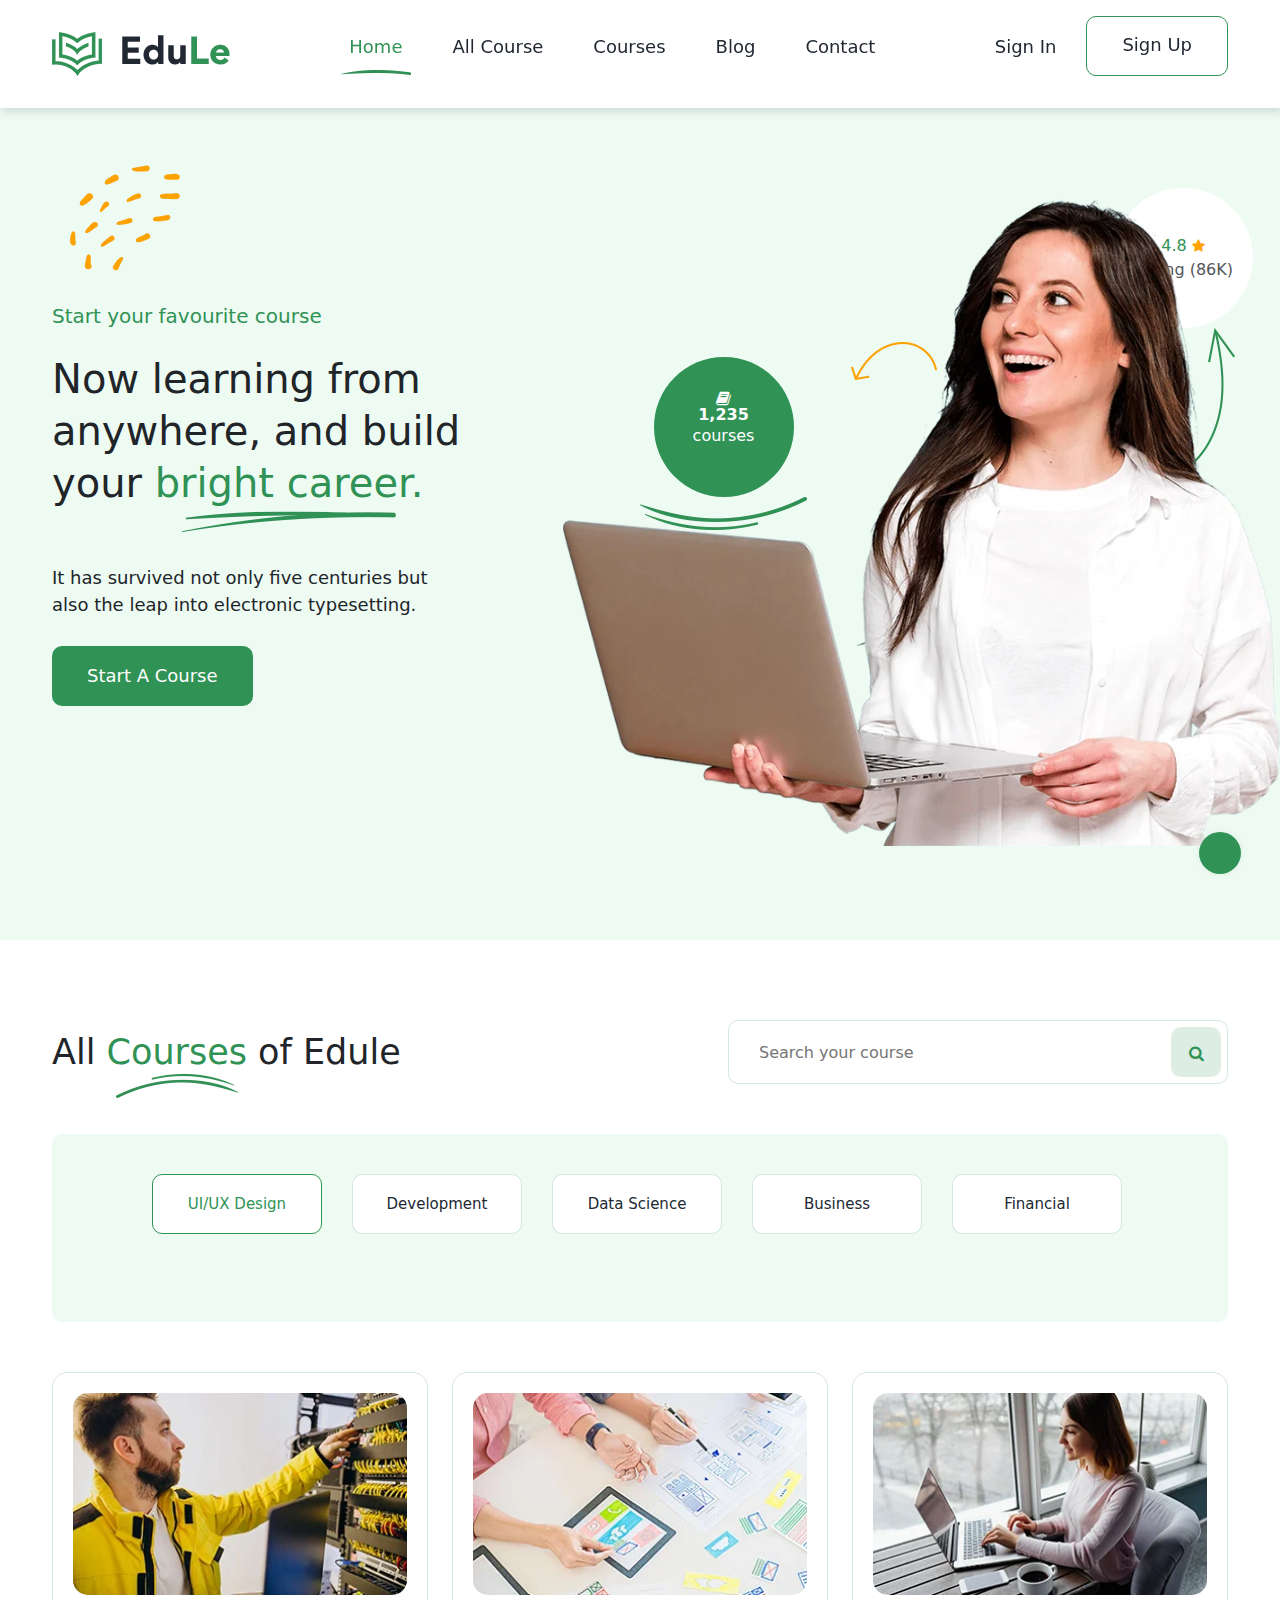
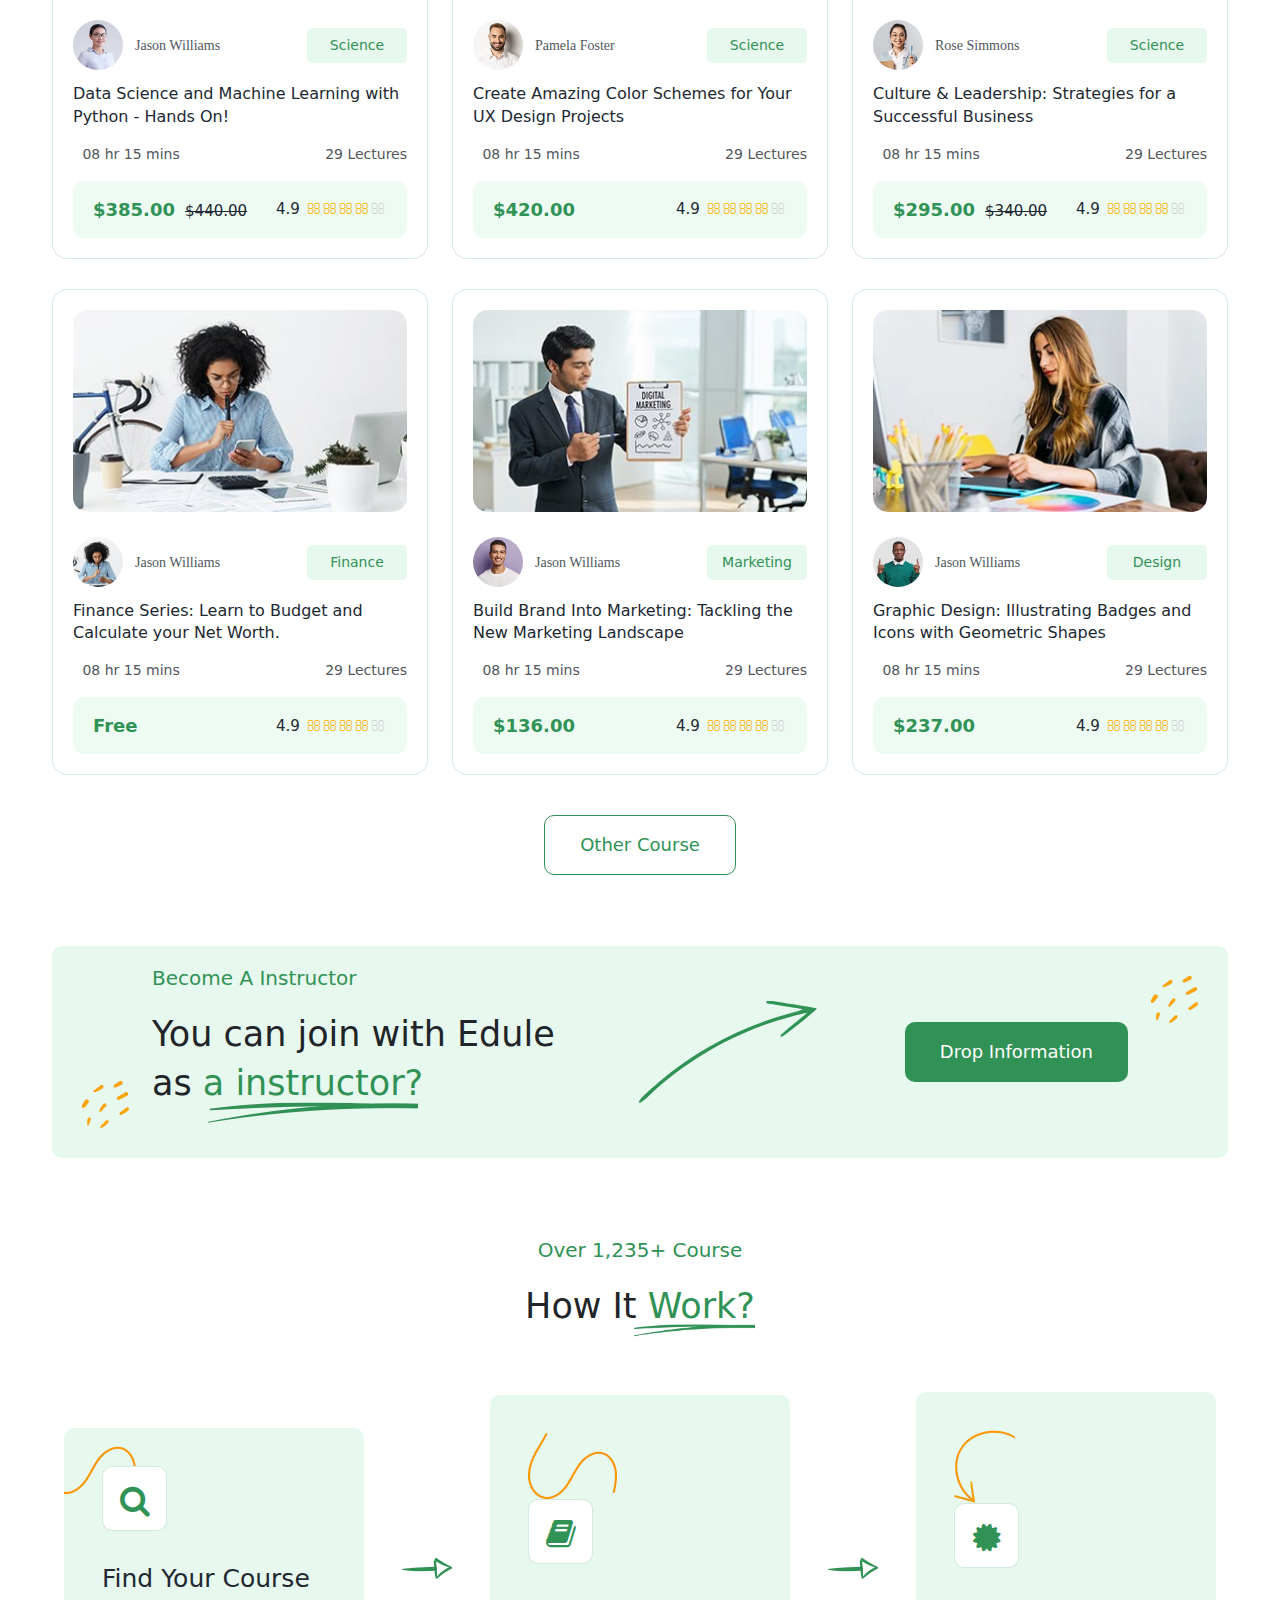
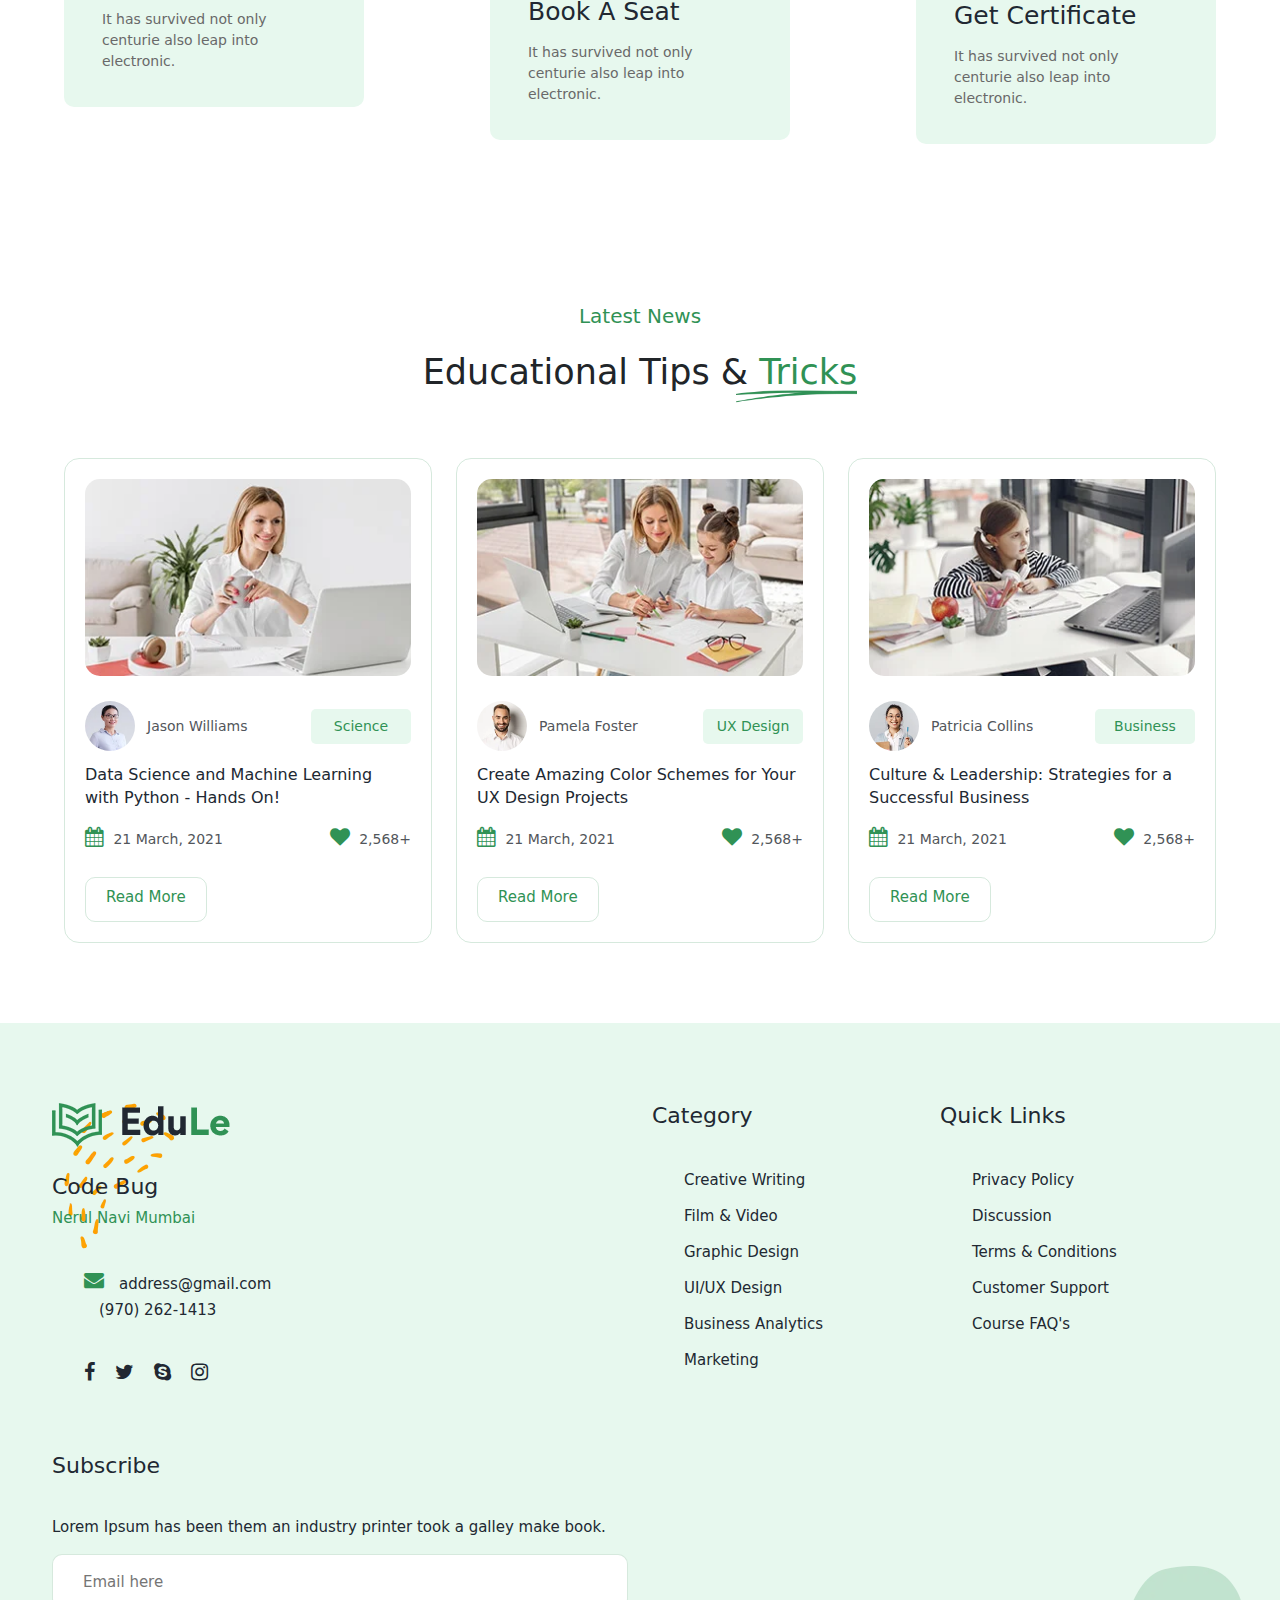
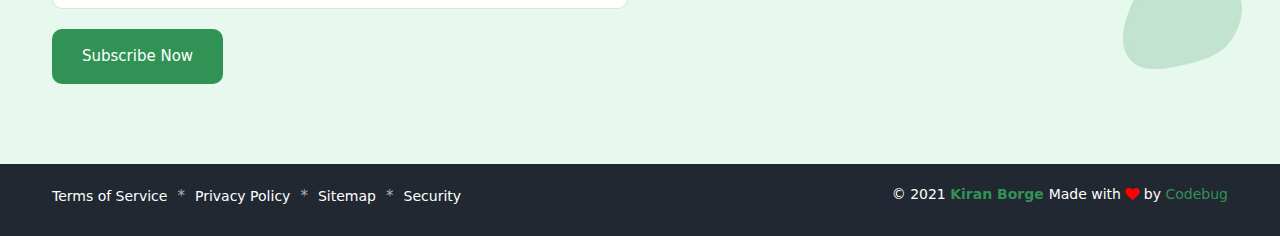
<file: Home/index.html>
<!DOCTYPE html>
<html lang="en">

<head>
    <meta charset="UTF-8">
    <meta http-equiv="X-UA-Compatible" content="IE=edge">
    <meta name="viewport" content="width=device-width, initial-scale=1.0">
    <link rel="stylesheet" href="https://cdnjs.cloudflare.com/ajax/libs/font-awesome/4.7.0/css/font-awesome.min.css">
    <!-- Latest compiled and minified CSS -->
    <link href="https://cdn.jsdelivr.net/npm/bootstrap@5.1.3/dist/css/bootstrap.min.css" rel="stylesheet">
    <title>code</title>
    <link rel="stylesheet" href="css/style.css">

</head>

<body>

    <div class="main-wrapper">

        <header>
        <!-- Header Section Start -->
        <div class="header-section">

            <!-- Header Main Start -->
            <div class="header-main sticky">
                <div class="container">

                    <!-- Header Main Start -->
                    <div class="header-main-wrapper">

                        <!-- Header Logo Start -->
                        <div class="header-logo">
                            <a href="index.html"><img src="Images/logo.png" alt="Logo"></a>
                        </div>
                        <!-- Header Logo End -->

                        <!-- Header Menu Start -->
                        <div class="header-menu d-none d-lg-block">
                            <ul class="nav-menu">
                                <li class="active"><a href="index.html">Home</a></li>
                                <li class="menu-item-has-children">
                                    <a href="#course">All Course</a>
                                    <ul class="sub-menu">
                                        <li><a href="courses.html">Courses</a></li>
                                        <li><a href="courses-details.html">Courses Details</a></li>
                                    </ul>
                                </li>
                                <li class="menu-item-has-children">
                                    <a href="#">Courses </a>
                                    <ul class="sub-menu">
                                        <li><a href="about.html">Web Development</a></li>
                                        <li><a href="register.html">Android Development</a></li>
                                        <li><a href="login.html">Software Development</a></li>
                                        <li><a href="faq.html">FAQ</a></li>
                                        <li><a href="404-error.html">404 Error</a></li>
                                        <li><a href="after-enroll.html">After Enroll</a></li>
                                        <li><a href="courses-admin.html">Instructor Dashboard (Course List)</a></li>
                                        <li><a href="overview.html">Instructor Dashboard (Performance)</a></li>
                                        <li><a href="students.html">Students</a></li>
                                        <li><a href="reviews.html">Reviews</a></li>
                                    </ul>
                                </li>
                                <li class="menu-item-has-children">
                                    <a href="#blog">Blog</a>
                                    <ul class="sub-menu">
                                        <li class="menu-item-has-children">
                                            <a href="#blog">Blog</a>
                                            <ul class="sub-menu">
                                                <li><a href="blog-grid.html">Blog</a></li>
                                                <li><a href="blog-left-sidebar.html">Blog Left Sidebar</a></li>
                                                <li><a href="blog-right-sidebar.html">Blog Right Sidebar</a></li>
                                            </ul>
                                        </li>
                                        <li class="menu-item-has-children">
                                            <a href="#">Blog Details</a>
                                            <ul class="sub-menu">
                                                <li><a href="blog-details-left-sidebar.html">Blog Details Left
                                                        Sidebar</a></li>
                                                <li><a href="blog-details-right-sidebar.html">Blog Details Right
                                                        Sidebar</a></li>
                                            </ul>
                                        </li>
                                    </ul>
                                </li>
                                <li><a href="contact.html">Contact</a></li>
                            </ul>

                        </div>
                        <!-- Header Menu End -->

                        <!-- Header Sing In & Up Start -->
                        <div class="header-sign-in-up d-none d-lg-block">
                            <ul>
                                <li><a class="sign-in" href="login.html">Sign In</a></li>
                                <li><a class="sign-up" href="register.html">Sign Up</a></li>
                            </ul>
                        </div>
                        <!-- Header Sing In & Up End -->

                        <!-- Header Mobile Toggle Start -->
                        <div class="header-toggle d-lg-none">
                            <a class="menu-toggle" href="javascript:void(0)">
                                <span></span>
                                <span></span>
                                <span></span>
                            </a>
                        </div>
                        <!-- Header Mobile Toggle End -->

                    </div>
                    <!-- Header Main End -->

                </div>
            </div>
            <!-- Header Main End -->

        </div>
        <!-- Header Section End -->
    </header>
        <!-- Mobile Menu Start -->
        <div class="mobile-menu">

            <!-- Menu Close Start -->
            <a class="menu-close" href="javascript:void(0)">
                <i class="icofont-close-line"></i>
            </a>
            <!-- Menu Close End -->


            <!-- Mobile Sing In & Up Start -->
            <div class="mobile-sign-in-up">
                <ul>
                    <li><a class="sign-in" href="login.html">Sign In</a></li>
                    <li><a class="sign-up" href="register.html">Sign Up</a></li>
                </ul>
            </div>
            <!-- Mobile Sing In & Up End -->

            <!-- Mobile Menu Start -->
            <div class="mobile-menu-items">
                <ul class="nav-menu">
                    <li class="active"><a href="index.html">Home</a></li>
                    <li class="menu-item-has-children"><span class="mobile-menu-expand"></span>
                        <a href="#course">All Course</a>
                        <ul class="sub-menu" style="display: none;">
                            <li><a href="courses.html">Courses</a></li>
                            <li><a href="courses-details.html">Courses Details</a></li>
                        </ul>
                    </li>
                    <li class="menu-item-has-children"><span class="mobile-menu-expand"></span>
                        <a href="#">Pages </a>
                        <ul class="sub-menu" style="display: none;">
                            <li><a href="about.html">About</a></li>
                            <li><a href="register.html">Register</a></li>
                            <li><a href="login.html">Login</a></li>
                            <li><a href="faq.html">FAQ</a></li>
                            <li><a href="404-error.html">404 Error</a></li>
                            <li><a href="after-enroll.html">After Enroll</a></li>
                            <li><a href="courses-admin.html">Instructor Dashboard (Course List)</a></li>
                            <li><a href="overview.html">Instructor Dashboard (Performance)</a></li>
                            <li><a href="students.html">Students</a></li>
                            <li><a href="reviews.html">Reviews</a></li>
                            <li><a href="engagement.html">Course engagement</a></li>
                            <li><a href="traffic-conversion.html">Traffic &amp; conversion</a></li>
                            <li><a href="messages.html">Messages</a></li>
                        </ul>
                    </li>
                    <li class="menu-item-has-children"><span class="mobile-menu-expand"></span>
                        <a href="#">Blog</a>
                        <ul class="sub-menu" style="display: none;">
                            <li class="menu-item-has-children"><span class="mobile-menu-expand"></span>
                                <a href="#">Blog</a>
                                <ul class="sub-menu" style="display: none;">
                                    <li><a href="blog-grid.html">Blog</a></li>
                                    <li><a href="blog-left-sidebar.html">Blog Left Sidebar</a></li>
                                    <li><a href="blog-right-sidebar.html">Blog Right Sidebar</a></li>
                                </ul>
                            </li>
                            <li class="menu-item-has-children"><span class="mobile-menu-expand"></span>
                                <a href="#">Blog Details</a>
                                <ul class="sub-menu" style="display: none;">
                                    <li><a href="blog-details-left-sidebar.html">Blog Details Left Sidebar</a></li>
                                    <li><a href="blog-details-right-sidebar.html">Blog Details Right Sidebar</a></li>
                                </ul>
                            </li>
                        </ul>
                    </li>
                    <li><a href="contact.html">Contact</a></li>
                </ul>

            </div>
            <!-- Mobile Menu End -->

            <!-- Mobile Menu End -->
            <div class="mobile-social">
                <ul class="social">
                    <li><a href="#"><i class="fa fa-facebook"></i></a></li>
                    <li><a href="#"><i class="fa fa-twitter"></i></a></li>
                    <li><a href="#"><i class="fa fa-skype"></i></a></li>
                    <li><a href="#"><i class="fa fa-instagram"></i></a></li>
                </ul>
            </div>
            <!-- Mobile Menu End -->

        </div>
        <!-- Mobile Menu End -->

        <!-- Overlay Start -->
        <div class="overlay"></div>
        <!-- Overlay End -->

        <!-- Slider Start -->
        <div class="section slider-section">

            <!-- Slider Shape Start -->
            <div class="slider-shape">
                <img class="shape-1 animation-round" src="Images/shape-8.webp" alt="Shape">
            </div>
            <!-- Slider Shape End -->

            <div class="container">

                <!-- Slider Content Start -->
                <div class="slider-content">
                    <h4 class="sub-title">Start your favourite course</h4>
                    <h2 class="main-title">Now learning from anywhere, and build your <span>bright career.</span></h2>
                    <p>It has survived not only five centuries but also the leap into electronic typesetting.</p>
                    <a class="btn btn-primary btn-hover-dark" href="#">Start A Course</a>
                </div>
                <!-- Slider Content End -->

            </div>

            <!-- Slider Courses Box Start -->
            <div class="slider-courses-box">

                <img class="shape-1 animation-left" src="Images/shape-5.webp" alt="Shape">

                <div class="box-content">
                    <div class="box-wrapper">
                        <i class="fa fa-book"></i>
                        <span class="count">1,235</span>
                        <p>courses</p>
                    </div>
                </div>

                <img class="shape-2" src="Images/shape-6.webp" alt="Shape">

            </div>
            <!-- Slider Courses Box End -->

            <!-- Slider Rating Box Start -->
            <div class="slider-rating-box">

                <div class="box-rating">
                    <div class="box-wrapper">
                        <span class="count">4.8 <i class="fa fa-star"></i></span>
                        <p>Rating (86K)</p>
                    </div>
                </div>

                <img class="shape animation-up" src="Images/shape-7.webp" alt="Shape">

            </div>
            <!-- Slider Rating Box End -->

            <!-- Slider Images Start -->
            <div class="slider-images">
                <div class="images">
                    <img src="Images/slider-1.webp" alt="Slider">
                </div>
            </div>
            <!-- Slider Images End -->


        </div>
        <!-- Slider End -->

        <!-- All Courses Start -->
        <div class="section section-padding-02">
            <div class="container">

                <!-- All Courses Top Start -->
                <div class="courses-top">

                    <!-- Section Title Start -->
                    <div class="section-title shape-01">
                        <h2 class="main-title">All <span>Courses</span> of Edule</h2>
                    </div>
                    <!-- Section Title End -->

                    <!-- Courses Search Start -->
                    <div class="courses-search">
                        <form action="#">
                            <input type="text" placeholder="Search your course">
                            <button><i class="fa fa-search"></i></button>
                        </form>
                    </div>
                    <!-- Courses Search End -->

                </div>
                <!-- All Courses Top End -->

                <!-- All Courses Tabs Menu Start -->
                <div class="courses-tabs-menu courses-active" id="course">
                    <div
                        class="swiper-container swiper-container-initialized swiper-container-horizontal swiper-container-pointer-events">
                        <ul class="swiper-wrapper nav" id="swiper-wrapper-658801cdae1cbb98" aria-live="polite">
                            <li class="swiper-slide swiper-slide-active" role="group" aria-label="1 / 7"
                                style="width: 170px; margin-right: 30px;"><button class="active" data-bs-toggle="tab"
                                    data-bs-target="#tabs1">UI/UX Design</button></li>
                            <li class="swiper-slide swiper-slide-next" role="group" aria-label="2 / 7"
                                style="width: 170px; margin-right: 30px;"><button data-bs-toggle="tab"
                                    data-bs-target="#tabs2">Development</button></li>
                            <li class="swiper-slide" role="group" aria-label="3 / 7"
                                style="width: 170px; margin-right: 30px;"><button data-bs-toggle="tab"
                                    data-bs-target="#tabs3">Data Science</button></li>
                            <li class="swiper-slide" role="group" aria-label="4 / 7"
                                style="width: 170px; margin-right: 30px;"><button data-bs-toggle="tab"
                                    data-bs-target="#tabs4">Business</button></li>
                            <li class="swiper-slide" role="group" aria-label="5 / 7"
                                style="width: 170px; margin-right: 30px;"><button data-bs-toggle="tab"
                                    data-bs-target="#tabs5">Financial</button></li>
                            <li class="swiper-slide" role="group" aria-label="6 / 7"
                                style="width: 170px; margin-right: 30px;"><button data-bs-toggle="tab"
                                    data-bs-target="#tabs6">Marketing</button></li>
                            <li class="swiper-slide" role="group" aria-label="7 / 7"
                                style="width: 170px; margin-right: 30px;"><button data-bs-toggle="tab"
                                    data-bs-target="#tabs7">Design</button></li>
                        </ul>
                        <span class="swiper-notification" aria-live="assertive" aria-atomic="true"></span>
                    </div>


                    <!-- Add Pagination -->
                    <div class="swiper-button-next" tabindex="0" role="button" aria-label="Next slide"
                        aria-controls="swiper-wrapper-658801cdae1cbb98" aria-disabled="false"><i
                            class="fa fa-rounded-right"></i></div>
                    <div class="swiper-button-prev swiper-button-disabled" tabindex="-1" role="button"
                        aria-label="Previous slide" aria-controls="swiper-wrapper-658801cdae1cbb98"
                        aria-disabled="true"><i class="fa fa-rounded-left"></i></div>
                </div>
                <!-- All Courses Tabs Menu End -->

                <!-- All Courses tab content Start -->

                <div class="tab-content courses-tab-content">
                    <div class="tab-pane fade show active" id="tabs1">

                        <!-- All Courses Wrapper Start -->
                        <div class="courses-wrapper">
                            <div class="row">
                                <div class="col-lg-4 col-md-6">
                                    <!-- Single Courses Start -->
                                    <div class="single-courses">
                                        <div class="courses-images">
                                            <a href="courses-details.html"><img
                                                    src="assets/images/courses/courses-01.webp" alt="Courses"></a>
                                        </div>
                                        <div class="courses-content">
                                            <div class="courses-author">
                                                <div class="author">
                                                    <div class="author-thumb">
                                                        <a href="#"><img src="assets/images/author/author-01.webp"
                                                                alt="Author"></a>
                                                    </div>
                                                    <div class="author-name">
                                                        <a class="name" href="#">Jason Williams</a>
                                                    </div>
                                                </div>
                                                <div class="tag">
                                                    <a href="#">Science</a>
                                                </div>
                                            </div>

                                            <h4 class="title"><a href="courses-details.html">Data Science and Machine
                                                    Learning with Python - Hands On!</a></h4>
                                            <div class="courses-meta">
                                                <span> <i class="icofont-clock-time"></i> 08 hr 15 mins</span>
                                                <span> <i class="icofont-read-book"></i> 29 Lectures </span>
                                            </div>
                                            <div class="courses-price-review">
                                                <div class="courses-price">
                                                    <span class="sale-parice">$385.00</span>
                                                    <span class="old-parice">$440.00</span>
                                                </div>
                                                <div class="courses-review">
                                                    <span class="rating-count">4.9</span>
                                                    <span class="rating-star">
                                                        <span class="rating-bar" style="width: 80%;"></span>
                                                    </span>
                                                </div>
                                            </div>
                                        </div>
                                    </div>
                                    <!-- Single Courses End -->
                                </div>
                                <div class="col-lg-4 col-md-6">
                                    <!-- Single Courses Start -->
                                    <div class="single-courses">
                                        <div class="courses-images">
                                            <a href="courses-details.html"><img
                                                    src="assets/images/courses/courses-02.webp" alt="Courses"></a>
                                        </div>
                                        <div class="courses-content">
                                            <div class="courses-author">
                                                <div class="author">
                                                    <div class="author-thumb">
                                                        <a href="#"><img src="assets/images/author/author-02.webp"
                                                                alt="Author"></a>
                                                    </div>
                                                    <div class="author-name">
                                                        <a class="name" href="#">Pamela Foster</a>
                                                    </div>
                                                </div>
                                                <div class="tag">
                                                    <a href="#">Science</a>
                                                </div>
                                            </div>

                                            <h4 class="title"><a href="courses-details.html">Create Amazing Color
                                                    Schemes for Your UX Design Projects</a></h4>
                                            <div class="courses-meta">
                                                <span> <i class="icofont-clock-time"></i> 08 hr 15 mins</span>
                                                <span> <i class="icofont-read-book"></i> 29 Lectures </span>
                                            </div>
                                            <div class="courses-price-review">
                                                <div class="courses-price">
                                                    <span class="sale-parice">$420.00</span>
                                                </div>
                                                <div class="courses-review">
                                                    <span class="rating-count">4.9</span>
                                                    <span class="rating-star">
                                                        <span class="rating-bar" style="width: 80%;"></span>
                                                    </span>
                                                </div>
                                            </div>
                                        </div>
                                    </div>
                                    <!-- Single Courses End -->
                                </div>
                                <div class="col-lg-4 col-md-6">
                                    <!-- Single Courses Start -->
                                    <div class="single-courses">
                                        <div class="courses-images">
                                            <a href="courses-details.html"><img
                                                    src="assets/images/courses/courses-03.webp" alt="Courses"></a>
                                        </div>
                                        <div class="courses-content">
                                            <div class="courses-author">
                                                <div class="author">
                                                    <div class="author-thumb">
                                                        <a href="#"><img src="assets/images/author/author-03.webp"
                                                                alt="Author"></a>
                                                    </div>
                                                    <div class="author-name">
                                                        <a class="name" href="#">Rose Simmons</a>
                                                    </div>
                                                </div>
                                                <div class="tag">
                                                    <a href="#">Science</a>
                                                </div>
                                            </div>

                                            <h4 class="title"><a href="courses-details.html">Culture &amp; Leadership:
                                                    Strategies for a Successful Business</a></h4>
                                            <div class="courses-meta">
                                                <span> <i class="icofont-clock-time"></i> 08 hr 15 mins</span>
                                                <span> <i class="icofont-read-book"></i> 29 Lectures </span>
                                            </div>
                                            <div class="courses-price-review">
                                                <div class="courses-price">
                                                    <span class="sale-parice">$295.00</span>
                                                    <span class="old-parice">$340.00</span>
                                                </div>
                                                <div class="courses-review">
                                                    <span class="rating-count">4.9</span>
                                                    <span class="rating-star">
                                                        <span class="rating-bar" style="width: 80%;"></span>
                                                    </span>
                                                </div>
                                            </div>
                                        </div>
                                    </div>
                                    <!-- Single Courses End -->
                                </div>
                                <div class="col-lg-4 col-md-6">
                                    <!-- Single Courses Start -->
                                    <div class="single-courses">
                                        <div class="courses-images">
                                            <a href="courses-details.html"><img
                                                    src="assets/images/courses/courses-04.jpg" alt="Courses"></a>
                                        </div>
                                        <div class="courses-content">
                                            <div class="courses-author">
                                                <div class="author">
                                                    <div class="author-thumb">
                                                        <a href="#"><img src="assets/images/author/author-04.webp"
                                                                alt="Author"></a>
                                                    </div>
                                                    <div class="author-name">
                                                        <a class="name" href="#">Jason Williams</a>
                                                    </div>
                                                </div>
                                                <div class="tag">
                                                    <a href="#">Finance</a>
                                                </div>
                                            </div>

                                            <h4 class="title"><a href="courses-details.html">Finance Series: Learn to
                                                    Budget and Calculate your Net Worth.</a></h4>
                                            <div class="courses-meta">
                                                <span> <i class="icofont-clock-time"></i> 08 hr 15 mins</span>
                                                <span> <i class="icofont-read-book"></i> 29 Lectures </span>
                                            </div>
                                            <div class="courses-price-review">
                                                <div class="courses-price">
                                                    <span class="sale-parice">Free</span>
                                                </div>
                                                <div class="courses-review">
                                                    <span class="rating-count">4.9</span>
                                                    <span class="rating-star">
                                                        <span class="rating-bar" style="width: 80%;"></span>
                                                    </span>
                                                </div>
                                            </div>
                                        </div>
                                    </div>
                                    <!-- Single Courses End -->
                                </div>
                                <div class="col-lg-4 col-md-6">
                                    <!-- Single Courses Start -->
                                    <div class="single-courses">
                                        <div class="courses-images">
                                            <a href="courses-details.html"><img
                                                    src="assets/images/courses/courses-05.jpg" alt="Courses"></a>
                                        </div>
                                        <div class="courses-content">
                                            <div class="courses-author">
                                                <div class="author">
                                                    <div class="author-thumb">
                                                        <a href="#"><img src="assets/images/author/author-05.webp"
                                                                alt="Author"></a>
                                                    </div>
                                                    <div class="author-name">
                                                        <a class="name" href="#">Jason Williams</a>
                                                    </div>
                                                </div>
                                                <div class="tag">
                                                    <a href="#">Marketing</a>
                                                </div>
                                            </div>

                                            <h4 class="title"><a href="courses-details.html">Build Brand Into Marketing:
                                                    Tackling the New Marketing Landscape</a></h4>
                                            <div class="courses-meta">
                                                <span> <i class="icofont-clock-time"></i> 08 hr 15 mins</span>
                                                <span> <i class="icofont-read-book"></i> 29 Lectures </span>
                                            </div>
                                            <div class="courses-price-review">
                                                <div class="courses-price">
                                                    <span class="sale-parice">$136.00</span>
                                                </div>
                                                <div class="courses-review">
                                                    <span class="rating-count">4.9</span>
                                                    <span class="rating-star">
                                                        <span class="rating-bar" style="width: 80%;"></span>
                                                    </span>
                                                </div>
                                            </div>
                                        </div>
                                    </div>
                                    <!-- Single Courses End -->
                                </div>
                                <div class="col-lg-4 col-md-6">
                                    <!-- Single Courses Start -->
                                    <div class="single-courses">
                                        <div class="courses-images">
                                            <a href="courses-details.html"><img
                                                    src="assets/images/courses/courses-06.webp" alt="Courses"></a>
                                        </div>
                                        <div class="courses-content">
                                            <div class="courses-author">
                                                <div class="author">
                                                    <div class="author-thumb">
                                                        <a href="#"><img src="assets/images/author/author-06.jpg"
                                                                alt="Author"></a>
                                                    </div>
                                                    <div class="author-name">
                                                        <a class="name" href="#">Jason Williams</a>
                                                    </div>
                                                </div>
                                                <div class="tag">
                                                    <a href="#">Design</a>
                                                </div>
                                            </div>

                                            <h4 class="title"><a href="courses-details.html">Graphic Design:
                                                    Illustrating Badges and Icons with Geometric Shapes</a></h4>
                                            <div class="courses-meta">
                                                <span> <i class="icofont-clock-time"></i> 08 hr 15 mins</span>
                                                <span> <i class="icofont-read-book"></i> 29 Lectures </span>
                                            </div>
                                            <div class="courses-price-review">
                                                <div class="courses-price">
                                                    <span class="sale-parice">$237.00</span>
                                                </div>
                                                <div class="courses-review">
                                                    <span class="rating-count">4.9</span>
                                                    <span class="rating-star">
                                                        <span class="rating-bar" style="width: 80%;"></span>
                                                    </span>
                                                </div>
                                            </div>
                                        </div>
                                    </div>
                                    <!-- Single Courses End -->
                                </div>
                            </div>
                        </div>
                        <!-- All Courses Wrapper End -->

                    </div>
                    <div class="tab-pane fade" id="tabs2">

                        <!-- All Courses Wrapper Start -->
                        <div class="courses-wrapper">
                            <div class="row">
                                <div class="col-lg-4 col-md-6">
                                    <!-- Single Courses Start -->
                                    <div class="single-courses">
                                        <div class="courses-images">
                                            <a href="courses-details.html"><img
                                                    src="assets/images/courses/courses-02.webp" alt="Courses"></a>
                                        </div>
                                        <div class="courses-content">
                                            <div class="courses-author">
                                                <div class="author">
                                                    <div class="author-thumb">
                                                        <a href="#"><img src="assets/images/author/author-01.webp"
                                                                alt="Author"></a>
                                                    </div>
                                                    <div class="author-name">
                                                        <a class="name" href="#">Jason Williams</a>
                                                    </div>
                                                </div>
                                                <div class="tag">
                                                    <a href="#">Science</a>
                                                </div>
                                            </div>

                                            <h4 class="title"><a href="courses-details.html">Data Science and Machine
                                                    Learning with Python - Hands On!</a></h4>
                                            <div class="courses-meta">
                                                <span> <i class="icofont-clock-time"></i> 08 hr 15 mins</span>
                                                <span> <i class="icofont-read-book"></i> 29 Lectures </span>
                                            </div>
                                            <div class="courses-price-review">
                                                <div class="courses-price">
                                                    <span class="sale-parice">$385.00</span>
                                                    <span class="old-parice">$440.00</span>
                                                </div>
                                                <div class="courses-review">
                                                    <span class="rating-count">4.9</span>
                                                    <span class="rating-star">
                                                        <span class="rating-bar" style="width: 80%;"></span>
                                                    </span>
                                                </div>
                                            </div>
                                        </div>
                                    </div>
                                    <!-- Single Courses End -->
                                </div>
                                <div class="col-lg-4 col-md-6">
                                    <!-- Single Courses Start -->
                                    <div class="single-courses">
                                        <div class="courses-images">
                                            <a href="courses-details.html"><img
                                                    src="assets/images/courses/courses-05.jpg" alt="Courses"></a>
                                        </div>
                                        <div class="courses-content">
                                            <div class="courses-author">
                                                <div class="author">
                                                    <div class="author-thumb">
                                                        <a href="#"><img src="assets/images/author/author-02.webp"
                                                                alt="Author"></a>
                                                    </div>
                                                    <div class="author-name">
                                                        <a class="name" href="#">Pamela Foster</a>
                                                    </div>
                                                </div>
                                                <div class="tag">
                                                    <a href="#">Science</a>
                                                </div>
                                            </div>

                                            <h4 class="title"><a href="courses-details.html">Create Amazing Color
                                                    Schemes for Your UX Design Projects</a></h4>
                                            <div class="courses-meta">
                                                <span> <i class="icofont-clock-time"></i> 08 hr 15 mins</span>
                                                <span> <i class="icofont-read-book"></i> 29 Lectures </span>
                                            </div>
                                            <div class="courses-price-review">
                                                <div class="courses-price">
                                                    <span class="sale-parice">$420.00</span>
                                                </div>
                                                <div class="courses-review">
                                                    <span class="rating-count">4.9</span>
                                                    <span class="rating-star">
                                                        <span class="rating-bar" style="width: 80%;"></span>
                                                    </span>
                                                </div>
                                            </div>
                                        </div>
                                    </div>
                                    <!-- Single Courses End -->
                                </div>
                                <div class="col-lg-4 col-md-6">
                                    <!-- Single Courses Start -->
                                    <div class="single-courses">
                                        <div class="courses-images">
                                            <a href="courses-details.html"><img
                                                    src="assets/images/courses/courses-01.webp" alt="Courses"></a>
                                        </div>
                                        <div class="courses-content">
                                            <div class="courses-author">
                                                <div class="author">
                                                    <div class="author-thumb">
                                                        <a href="#"><img src="assets/images/author/author-03.webp"
                                                                alt="Author"></a>
                                                    </div>
                                                    <div class="author-name">
                                                        <a class="name" href="#">Rose Simmons</a>
                                                    </div>
                                                </div>
                                                <div class="tag">
                                                    <a href="#">Science</a>
                                                </div>
                                            </div>

                                            <h4 class="title"><a href="courses-details.html">Culture &amp; Leadership:
                                                    Strategies for a Successful Business</a></h4>
                                            <div class="courses-meta">
                                                <span> <i class="icofont-clock-time"></i> 08 hr 15 mins</span>
                                                <span> <i class="icofont-read-book"></i> 29 Lectures </span>
                                            </div>
                                            <div class="courses-price-review">
                                                <div class="courses-price">
                                                    <span class="sale-parice">$295.00</span>
                                                    <span class="old-parice">$340.00</span>
                                                </div>
                                                <div class="courses-review">
                                                    <span class="rating-count">4.9</span>
                                                    <span class="rating-star">
                                                        <span class="rating-bar" style="width: 80%;"></span>
                                                    </span>
                                                </div>
                                            </div>
                                        </div>
                                    </div>
                                    <!-- Single Courses End -->
                                </div>
                                <div class="col-lg-4 col-md-6">
                                    <!-- Single Courses Start -->
                                    <div class="single-courses">
                                        <div class="courses-images">
                                            <a href="courses-details.html"><img
                                                    src="assets/images/courses/courses-04.jpg" alt="Courses"></a>
                                        </div>
                                        <div class="courses-content">
                                            <div class="courses-author">
                                                <div class="author">
                                                    <div class="author-thumb">
                                                        <a href="#"><img src="assets/images/author/author-04.webp"
                                                                alt="Author"></a>
                                                    </div>
                                                    <div class="author-name">
                                                        <a class="name" href="#">Jason Williams</a>
                                                    </div>
                                                </div>
                                                <div class="tag">
                                                    <a href="#">Finance</a>
                                                </div>
                                            </div>

                                            <h4 class="title"><a href="courses-details.html">Finance Series: Learn to
                                                    Budget and Calculate your Net Worth.</a></h4>
                                            <div class="courses-meta">
                                                <span> <i class="icofont-clock-time"></i> 08 hr 15 mins</span>
                                                <span> <i class="icofont-read-book"></i> 29 Lectures </span>
                                            </div>
                                            <div class="courses-price-review">
                                                <div class="courses-price">
                                                    <span class="sale-parice">Free</span>
                                                </div>
                                                <div class="courses-review">
                                                    <span class="rating-count">4.9</span>
                                                    <span class="rating-star">
                                                        <span class="rating-bar" style="width: 80%;"></span>
                                                    </span>
                                                </div>
                                            </div>
                                        </div>
                                    </div>
                                    <!-- Single Courses End -->
                                </div>
                                <div class="col-lg-4 col-md-6">
                                    <!-- Single Courses Start -->
                                    <div class="single-courses">
                                        <div class="courses-images">
                                            <a href="courses-details.html"><img
                                                    src="assets/images/courses/courses-06.webp" alt="Courses"></a>
                                        </div>
                                        <div class="courses-content">
                                            <div class="courses-author">
                                                <div class="author">
                                                    <div class="author-thumb">
                                                        <a href="#"><img src="assets/images/author/author-05.webp"
                                                                alt="Author"></a>
                                                    </div>
                                                    <div class="author-name">
                                                        <a class="name" href="#">Jason Williams</a>
                                                    </div>
                                                </div>
                                                <div class="tag">
                                                    <a href="#">Marketing</a>
                                                </div>
                                            </div>

                                            <h4 class="title"><a href="courses-details.html">Build Brand Into Marketing:
                                                    Tackling the New Marketing Landscape</a></h4>
                                            <div class="courses-meta">
                                                <span> <i class="icofont-clock-time"></i> 08 hr 15 mins</span>
                                                <span> <i class="icofont-read-book"></i> 29 Lectures </span>
                                            </div>
                                            <div class="courses-price-review">
                                                <div class="courses-price">
                                                    <span class="sale-parice">$136.00</span>
                                                </div>
                                                <div class="courses-review">
                                                    <span class="rating-count">4.9</span>
                                                    <span class="rating-star">
                                                        <span class="rating-bar" style="width: 80%;"></span>
                                                    </span>
                                                </div>
                                            </div>
                                        </div>
                                    </div>
                                    <!-- Single Courses End -->
                                </div>
                                <div class="col-lg-4 col-md-6">
                                    <!-- Single Courses Start -->
                                    <div class="single-courses">
                                        <div class="courses-images">
                                            <a href="courses-details.html"><img
                                                    src="assets/images/courses/courses-03.webp" alt="Courses"></a>
                                        </div>
                                        <div class="courses-content">
                                            <div class="courses-author">
                                                <div class="author">
                                                    <div class="author-thumb">
                                                        <a href="#"><img src="assets/images/author/author-06.jpg"
                                                                alt="Author"></a>
                                                    </div>
                                                    <div class="author-name">
                                                        <a class="name" href="#">Jason Williams</a>
                                                    </div>
                                                </div>
                                                <div class="tag">
                                                    <a href="#">Design</a>
                                                </div>
                                            </div>

                                            <h4 class="title"><a href="courses-details.html">Graphic Design:
                                                    Illustrating Badges and Icons with Geometric Shapes</a></h4>
                                            <div class="courses-meta">
                                                <span> <i class="icofont-clock-time"></i> 08 hr 15 mins</span>
                                                <span> <i class="icofont-read-book"></i> 29 Lectures </span>
                                            </div>
                                            <div class="courses-price-review">
                                                <div class="courses-price">
                                                    <span class="sale-parice">$237.00</span>
                                                </div>
                                                <div class="courses-review">
                                                    <span class="rating-count">4.9</span>
                                                    <span class="rating-star">
                                                        <span class="rating-bar" style="width: 80%;"></span>
                                                    </span>
                                                </div>
                                            </div>
                                        </div>
                                    </div>
                                    <!-- Single Courses End -->
                                </div>
                            </div>
                        </div>
                        <!-- All Courses Wrapper End -->

                    </div>
                    <div class="tab-pane fade" id="tabs3">

                        <!-- All Courses Wrapper Start -->
                        <div class="courses-wrapper">
                            <div class="row">
                                <div class="col-lg-4 col-md-6">
                                    <!-- Single Courses Start -->
                                    <div class="single-courses">
                                        <div class="courses-images">
                                            <a href="courses-details.html"><img
                                                    src="assets/images/courses/courses-05.jpg" alt="Courses"></a>
                                        </div>
                                        <div class="courses-content">
                                            <div class="courses-author">
                                                <div class="author">
                                                    <div class="author-thumb">
                                                        <a href="#"><img src="assets/images/author/author-01.webp"
                                                                alt="Author"></a>
                                                    </div>
                                                    <div class="author-name">
                                                        <a class="name" href="#">Jason Williams</a>
                                                    </div>
                                                </div>
                                                <div class="tag">
                                                    <a href="#">Science</a>
                                                </div>
                                            </div>

                                            <h4 class="title"><a href="courses-details.html">Data Science and Machine
                                                    Learning with Python - Hands On!</a></h4>
                                            <div class="courses-meta">
                                                <span> <i class="icofont-clock-time"></i> 08 hr 15 mins</span>
                                                <span> <i class="icofont-read-book"></i> 29 Lectures </span>
                                            </div>
                                            <div class="courses-price-review">
                                                <div class="courses-price">
                                                    <span class="sale-parice">$385.00</span>
                                                    <span class="old-parice">$440.00</span>
                                                </div>
                                                <div class="courses-review">
                                                    <span class="rating-count">4.9</span>
                                                    <span class="rating-star">
                                                        <span class="rating-bar" style="width: 80%;"></span>
                                                    </span>
                                                </div>
                                            </div>
                                        </div>
                                    </div>
                                    <!-- Single Courses End -->
                                </div>
                                <div class="col-lg-4 col-md-6">
                                    <!-- Single Courses Start -->
                                    <div class="single-courses">
                                        <div class="courses-images">
                                            <a href="courses-details.html"><img
                                                    src="assets/images/courses/courses-06.webp" alt="Courses"></a>
                                        </div>
                                        <div class="courses-content">
                                            <div class="courses-author">
                                                <div class="author">
                                                    <div class="author-thumb">
                                                        <a href="#"><img src="assets/images/author/author-02.webp"
                                                                alt="Author"></a>
                                                    </div>
                                                    <div class="author-name">
                                                        <a class="name" href="#">Pamela Foster</a>
                                                    </div>
                                                </div>
                                                <div class="tag">
                                                    <a href="#">Science</a>
                                                </div>
                                            </div>

                                            <h4 class="title"><a href="courses-details.html">Create Amazing Color
                                                    Schemes for Your UX Design Projects</a></h4>
                                            <div class="courses-meta">
                                                <span> <i class="icofont-clock-time"></i> 08 hr 15 mins</span>
                                                <span> <i class="icofont-read-book"></i> 29 Lectures </span>
                                            </div>
                                            <div class="courses-price-review">
                                                <div class="courses-price">
                                                    <span class="sale-parice">$420.00</span>
                                                </div>
                                                <div class="courses-review">
                                                    <span class="rating-count">4.9</span>
                                                    <span class="rating-star">
                                                        <span class="rating-bar" style="width: 80%;"></span>
                                                    </span>
                                                </div>
                                            </div>
                                        </div>
                                    </div>
                                    <!-- Single Courses End -->
                                </div>
                                <div class="col-lg-4 col-md-6">
                                    <!-- Single Courses Start -->
                                    <div class="single-courses">
                                        <div class="courses-images">
                                            <a href="courses-details.html"><img
                                                    src="assets/images/courses/courses-03.webp" alt="Courses"></a>
                                        </div>
                                        <div class="courses-content">
                                            <div class="courses-author">
                                                <div class="author">
                                                    <div class="author-thumb">
                                                        <a href="#"><img src="assets/images/author/author-03.webp"
                                                                alt="Author"></a>
                                                    </div>
                                                    <div class="author-name">
                                                        <a class="name" href="#">Rose Simmons</a>
                                                    </div>
                                                </div>
                                                <div class="tag">
                                                    <a href="#">Science</a>
                                                </div>
                                            </div>

                                            <h4 class="title"><a href="courses-details.html">Culture &amp; Leadership:
                                                    Strategies for a Successful Business</a></h4>
                                            <div class="courses-meta">
                                                <span> <i class="icofont-clock-time"></i> 08 hr 15 mins</span>
                                                <span> <i class="icofont-read-book"></i> 29 Lectures </span>
                                            </div>
                                            <div class="courses-price-review">
                                                <div class="courses-price">
                                                    <span class="sale-parice">$295.00</span>
                                                    <span class="old-parice">$340.00</span>
                                                </div>
                                                <div class="courses-review">
                                                    <span class="rating-count">4.9</span>
                                                    <span class="rating-star">
                                                        <span class="rating-bar" style="width: 80%;"></span>
                                                    </span>
                                                </div>
                                            </div>
                                        </div>
                                    </div>
                                    <!-- Single Courses End -->
                                </div>
                                <div class="col-lg-4 col-md-6">
                                    <!-- Single Courses Start -->
                                    <div class="single-courses">
                                        <div class="courses-images">
                                            <a href="courses-details.html"><img
                                                    src="assets/images/courses/courses-01.webp" alt="Courses"></a>
                                        </div>
                                        <div class="courses-content">
                                            <div class="courses-author">
                                                <div class="author">
                                                    <div class="author-thumb">
                                                        <a href="#"><img src="assets/images/author/author-04.webp"
                                                                alt="Author"></a>
                                                    </div>
                                                    <div class="author-name">
                                                        <a class="name" href="#">Jason Williams</a>
                                                    </div>
                                                </div>
                                                <div class="tag">
                                                    <a href="#">Finance</a>
                                                </div>
                                            </div>

                                            <h4 class="title"><a href="courses-details.html">Finance Series: Learn to
                                                    Budget and Calculate your Net Worth.</a></h4>
                                            <div class="courses-meta">
                                                <span> <i class="icofont-clock-time"></i> 08 hr 15 mins</span>
                                                <span> <i class="icofont-read-book"></i> 29 Lectures </span>
                                            </div>
                                            <div class="courses-price-review">
                                                <div class="courses-price">
                                                    <span class="sale-parice">Free</span>
                                                </div>
                                                <div class="courses-review">
                                                    <span class="rating-count">4.9</span>
                                                    <span class="rating-star">
                                                        <span class="rating-bar" style="width: 80%;"></span>
                                                    </span>
                                                </div>
                                            </div>
                                        </div>
                                    </div>
                                    <!-- Single Courses End -->
                                </div>
                                <div class="col-lg-4 col-md-6">
                                    <!-- Single Courses Start -->
                                    <div class="single-courses">
                                        <div class="courses-images">
                                            <a href="courses-details.html"><img
                                                    src="assets/images/courses/courses-02.webp" alt="Courses"></a>
                                        </div>
                                        <div class="courses-content">
                                            <div class="courses-author">
                                                <div class="author">
                                                    <div class="author-thumb">
                                                        <a href="#"><img src="assets/images/author/author-05.webp"
                                                                alt="Author"></a>
                                                    </div>
                                                    <div class="author-name">
                                                        <a class="name" href="#">Jason Williams</a>
                                                    </div>
                                                </div>
                                                <div class="tag">
                                                    <a href="#">Marketing</a>
                                                </div>
                                            </div>

                                            <h4 class="title"><a href="courses-details.html">Build Brand Into Marketing:
                                                    Tackling the New Marketing Landscape</a></h4>
                                            <div class="courses-meta">
                                                <span> <i class="icofont-clock-time"></i> 08 hr 15 mins</span>
                                                <span> <i class="icofont-read-book"></i> 29 Lectures </span>
                                            </div>
                                            <div class="courses-price-review">
                                                <div class="courses-price">
                                                    <span class="sale-parice">$136.00</span>
                                                </div>
                                                <div class="courses-review">
                                                    <span class="rating-count">4.9</span>
                                                    <span class="rating-star">
                                                        <span class="rating-bar" style="width: 80%;"></span>
                                                    </span>
                                                </div>
                                            </div>
                                        </div>
                                    </div>
                                    <!-- Single Courses End -->
                                </div>
                                <div class="col-lg-4 col-md-6">
                                    <!-- Single Courses Start -->
                                    <div class="single-courses">
                                        <div class="courses-images">
                                            <a href="courses-details.html"><img
                                                    src="assets/images/courses/courses-04.jpg" alt="Courses"></a>
                                        </div>
                                        <div class="courses-content">
                                            <div class="courses-author">
                                                <div class="author">
                                                    <div class="author-thumb">
                                                        <a href="#"><img src="assets/images/author/author-06.jpg"
                                                                alt="Author"></a>
                                                    </div>
                                                    <div class="author-name">
                                                        <a class="name" href="#">Jason Williams</a>
                                                    </div>
                                                </div>
                                                <div class="tag">
                                                    <a href="#">Design</a>
                                                </div>
                                            </div>

                                            <h4 class="title"><a href="courses-details.html">Graphic Design:
                                                    Illustrating Badges and Icons with Geometric Shapes</a></h4>
                                            <div class="courses-meta">
                                                <span> <i class="icofont-clock-time"></i> 08 hr 15 mins</span>
                                                <span> <i class="icofont-read-book"></i> 29 Lectures </span>
                                            </div>
                                            <div class="courses-price-review">
                                                <div class="courses-price">
                                                    <span class="sale-parice">$237.00</span>
                                                </div>
                                                <div class="courses-review">
                                                    <span class="rating-count">4.9</span>
                                                    <span class="rating-star">
                                                        <span class="rating-bar" style="width: 80%;"></span>
                                                    </span>
                                                </div>
                                            </div>
                                        </div>
                                    </div>
                                    <!-- Single Courses End -->
                                </div>
                            </div>
                        </div>
                        <!-- All Courses Wrapper End -->

                    </div>
                    <div class="tab-pane fade" id="tabs4">

                        <!-- All Courses Wrapper Start -->
                        <div class="courses-wrapper">
                            <div class="row">
                                <div class="col-lg-4 col-md-6">
                                    <!-- Single Courses Start -->
                                    <div class="single-courses">
                                        <div class="courses-images">
                                            <a href="courses-details.html"><img
                                                    src="assets/images/courses/courses-06.webp" alt="Courses"></a>
                                        </div>
                                        <div class="courses-content">
                                            <div class="courses-author">
                                                <div class="author">
                                                    <div class="author-thumb">
                                                        <a href="#"><img src="assets/images/author/author-01.webp"
                                                                alt="Author"></a>
                                                    </div>
                                                    <div class="author-name">
                                                        <a class="name" href="#">Jason Williams</a>
                                                    </div>
                                                </div>
                                                <div class="tag">
                                                    <a href="#">Science</a>
                                                </div>
                                            </div>

                                            <h4 class="title"><a href="courses-details.html">Data Science and Machine
                                                    Learning with Python - Hands On!</a></h4>
                                            <div class="courses-meta">
                                                <span> <i class="icofont-clock-time"></i> 08 hr 15 mins</span>
                                                <span> <i class="icofont-read-book"></i> 29 Lectures </span>
                                            </div>
                                            <div class="courses-price-review">
                                                <div class="courses-price">
                                                    <span class="sale-parice">$385.00</span>
                                                    <span class="old-parice">$440.00</span>
                                                </div>
                                                <div class="courses-review">
                                                    <span class="rating-count">4.9</span>
                                                    <span class="rating-star">
                                                        <span class="rating-bar" style="width: 80%;"></span>
                                                    </span>
                                                </div>
                                            </div>
                                        </div>
                                    </div>
                                    <!-- Single Courses End -->
                                </div>
                                <div class="col-lg-4 col-md-6">
                                    <!-- Single Courses Start -->
                                    <div class="single-courses">
                                        <div class="courses-images">
                                            <a href="courses-details.html"><img
                                                    src="assets/images/courses/courses-05.jpg" alt="Courses"></a>
                                        </div>
                                        <div class="courses-content">
                                            <div class="courses-author">
                                                <div class="author">
                                                    <div class="author-thumb">
                                                        <a href="#"><img src="assets/images/author/author-02.webp"
                                                                alt="Author"></a>
                                                    </div>
                                                    <div class="author-name">
                                                        <a class="name" href="#">Pamela Foster</a>
                                                    </div>
                                                </div>
                                                <div class="tag">
                                                    <a href="#">Science</a>
                                                </div>
                                            </div>

                                            <h4 class="title"><a href="courses-details.html">Create Amazing Color
                                                    Schemes for Your UX Design Projects</a></h4>
                                            <div class="courses-meta">
                                                <span> <i class="icofont-clock-time"></i> 08 hr 15 mins</span>
                                                <span> <i class="icofont-read-book"></i> 29 Lectures </span>
                                            </div>
                                            <div class="courses-price-review">
                                                <div class="courses-price">
                                                    <span class="sale-parice">$420.00</span>
                                                </div>
                                                <div class="courses-review">
                                                    <span class="rating-count">4.9</span>
                                                    <span class="rating-star">
                                                        <span class="rating-bar" style="width: 80%;"></span>
                                                    </span>
                                                </div>
                                            </div>
                                        </div>
                                    </div>
                                    <!-- Single Courses End -->
                                </div>
                                <div class="col-lg-4 col-md-6">
                                    <!-- Single Courses Start -->
                                    <div class="single-courses">
                                        <div class="courses-images">
                                            <a href="courses-details.html"><img src="Images/courses-04.jpg"
                                                    alt="Courses"></a>
                                        </div>
                                        <div class="courses-content">
                                            <div class="courses-author">
                                                <div class="author">
                                                    <div class="author-thumb">
                                                        <a href="#"><img src="assets/images/author/author-03.webp"
                                                                alt="Author"></a>
                                                    </div>
                                                    <div class="author-name">
                                                        <a class="name" href="#">Rose Simmons</a>
                                                    </div>
                                                </div>
                                                <div class="tag">
                                                    <a href="#">Science</a>
                                                </div>
                                            </div>

                                            <h4 class="title"><a href="courses-details.html">Culture &amp; Leadership:
                                                    Strategies for a Successful Business</a></h4>
                                            <div class="courses-meta">
                                                <span> <i class="icofont-clock-time"></i> 08 hr 15 mins</span>
                                                <span> <i class="icofont-read-book"></i> 29 Lectures </span>
                                            </div>
                                            <div class="courses-price-review">
                                                <div class="courses-price">
                                                    <span class="sale-parice">$295.00</span>
                                                    <span class="old-parice">$340.00</span>
                                                </div>
                                                <div class="courses-review">
                                                    <span class="rating-count">4.9</span>
                                                    <span class="rating-star">
                                                        <span class="rating-bar" style="width: 80%;"></span>
                                                    </span>
                                                </div>
                                            </div>
                                        </div>
                                    </div>
                                    <!-- Single Courses End -->
                                </div>
                                <div class="col-lg-4 col-md-6">
                                    <!-- Single Courses Start -->
                                    <div class="single-courses">
                                        <div class="courses-images">
                                            <a href="courses-details.html"><img
                                                    src="assets/images/courses/courses-03.webp" alt="Courses"></a>
                                        </div>
                                        <div class="courses-content">
                                            <div class="courses-author">
                                                <div class="author">
                                                    <div class="author-thumb">
                                                        <a href="#"><img src="assets/images/author/author-04.webp"
                                                                alt="Author"></a>
                                                    </div>
                                                    <div class="author-name">
                                                        <a class="name" href="#">Jason Williams</a>
                                                    </div>
                                                </div>
                                                <div class="tag">
                                                    <a href="#">Finance</a>
                                                </div>
                                            </div>

                                            <h4 class="title"><a href="courses-details.html">Finance Series: Learn to
                                                    Budget and Calculate your Net Worth.</a></h4>
                                            <div class="courses-meta">
                                                <span> <i class="icofont-clock-time"></i> 08 hr 15 mins</span>
                                                <span> <i class="icofont-read-book"></i> 29 Lectures </span>
                                            </div>
                                            <div class="courses-price-review">
                                                <div class="courses-price">
                                                    <span class="sale-parice">Free</span>
                                                </div>
                                                <div class="courses-review">
                                                    <span class="rating-count">4.9</span>
                                                    <span class="rating-star">
                                                        <span class="rating-bar" style="width: 80%;"></span>
                                                    </span>
                                                </div>
                                            </div>
                                        </div>
                                    </div>
                                    <!-- Single Courses End -->
                                </div>
                                <div class="col-lg-4 col-md-6">
                                    <!-- Single Courses Start -->
                                    <div class="single-courses">
                                        <div class="courses-images">
                                            <a href="courses-details.html"><img
                                                    src="assets/images/courses/courses-02.webp" alt="Courses"></a>
                                        </div>
                                        <div class="courses-content">
                                            <div class="courses-author">
                                                <div class="author">
                                                    <div class="author-thumb">
                                                        <a href="#"><img src="assets/images/author/author-05.webp"
                                                                alt="Author"></a>
                                                    </div>
                                                    <div class="author-name">
                                                        <a class="name" href="#">Jason Williams</a>
                                                    </div>
                                                </div>
                                                <div class="tag">
                                                    <a href="#">Marketing</a>
                                                </div>
                                            </div>

                                            <h4 class="title"><a href="courses-details.html">Build Brand Into Marketing:
                                                    Tackling the New Marketing Landscape</a></h4>
                                            <div class="courses-meta">
                                                <span> <i class="icofont-clock-time"></i> 08 hr 15 mins</span>
                                                <span> <i class="icofont-read-book"></i> 29 Lectures </span>
                                            </div>
                                            <div class="courses-price-review">
                                                <div class="courses-price">
                                                    <span class="sale-parice">$136.00</span>
                                                </div>
                                                <div class="courses-review">
                                                    <span class="rating-count">4.9</span>
                                                    <span class="rating-star">
                                                        <span class="rating-bar" style="width: 80%;"></span>
                                                    </span>
                                                </div>
                                            </div>
                                        </div>
                                    </div>
                                    <!-- Single Courses End -->
                                </div>
                                <div class="col-lg-4 col-md-6">
                                    <!-- Single Courses Start -->
                                    <div class="single-courses">
                                        <div class="courses-images">
                                            <a href="courses-details.html"><img
                                                    src="assets/images/courses/courses-01.webp" alt="Courses"></a>
                                        </div>
                                        <div class="courses-content">
                                            <div class="courses-author">
                                                <div class="author">
                                                    <div class="author-thumb">
                                                        <a href="#"><img src="assets/images/author/author-06.jpg"
                                                                alt="Author"></a>
                                                    </div>
                                                    <div class="author-name">
                                                        <a class="name" href="#">Jason Williams</a>
                                                    </div>
                                                </div>
                                                <div class="tag">
                                                    <a href="#">Design</a>
                                                </div>
                                            </div>

                                            <h4 class="title"><a href="courses-details.html">Graphic Design:
                                                    Illustrating Badges and Icons with Geometric Shapes</a></h4>
                                            <div class="courses-meta">
                                                <span> <i class="icofont-clock-time"></i> 08 hr 15 mins</span>
                                                <span> <i class="icofont-read-book"></i> 29 Lectures </span>
                                            </div>
                                            <div class="courses-price-review">
                                                <div class="courses-price">
                                                    <span class="sale-parice">$237.00</span>
                                                </div>
                                                <div class="courses-review">
                                                    <span class="rating-count">4.9</span>
                                                    <span class="rating-star">
                                                        <span class="rating-bar" style="width: 80%;"></span>
                                                    </span>
                                                </div>
                                            </div>
                                        </div>
                                    </div>
                                    <!-- Single Courses End -->
                                </div>
                            </div>
                        </div>
                        <!-- All Courses Wrapper End -->

                    </div>
                    <div class="tab-pane fade" id="tabs5">

                        <!-- All Courses Wrapper Start -->
                        <div class="courses-wrapper">
                            <div class="row">
                                <div class="col-lg-4 col-md-6">
                                    <!-- Single Courses Start -->
                                    <div class="single-courses">
                                        <div class="courses-images">
                                            <a href="courses-details.html"><img
                                                    src="assets/images/courses/courses-03.webp" alt="Courses"></a>
                                        </div>
                                        <div class="courses-content">
                                            <div class="courses-author">
                                                <div class="author">
                                                    <div class="author-thumb">
                                                        <a href="#"><img src="assets/images/author/author-01.webp"
                                                                alt="Author"></a>
                                                    </div>
                                                    <div class="author-name">
                                                        <a class="name" href="#">Jason Williams</a>
                                                    </div>
                                                </div>
                                                <div class="tag">
                                                    <a href="#">Science</a>
                                                </div>
                                            </div>

                                            <h4 class="title"><a href="courses-details.html">Data Science and Machine
                                                    Learning with Python - Hands On!</a></h4>
                                            <div class="courses-meta">
                                                <span> <i class="icofont-clock-time"></i> 08 hr 15 mins</span>
                                                <span> <i class="icofont-read-book"></i> 29 Lectures </span>
                                            </div>
                                            <div class="courses-price-review">
                                                <div class="courses-price">
                                                    <span class="sale-parice">$385.00</span>
                                                    <span class="old-parice">$440.00</span>
                                                </div>
                                                <div class="courses-review">
                                                    <span class="rating-count">4.9</span>
                                                    <span class="rating-star">
                                                        <span class="rating-bar" style="width: 80%;"></span>
                                                    </span>
                                                </div>
                                            </div>
                                        </div>
                                    </div>
                                    <!-- Single Courses End -->
                                </div>
                                <div class="col-lg-4 col-md-6">
                                    <!-- Single Courses Start -->
                                    <div class="single-courses">
                                        <div class="courses-images">
                                            <a href="courses-details.html"><img
                                                    src="assets/images/courses/courses-02.webp" alt="Courses"></a>
                                        </div>
                                        <div class="courses-content">
                                            <div class="courses-author">
                                                <div class="author">
                                                    <div class="author-thumb">
                                                        <a href="#"><img src="assets/images/author/author-02.webp"
                                                                alt="Author"></a>
                                                    </div>
                                                    <div class="author-name">
                                                        <a class="name" href="#">Pamela Foster</a>
                                                    </div>
                                                </div>
                                                <div class="tag">
                                                    <a href="#">Science</a>
                                                </div>
                                            </div>

                                            <h4 class="title"><a href="courses-details.html">Create Amazing Color
                                                    Schemes for Your UX Design Projects</a></h4>
                                            <div class="courses-meta">
                                                <span> <i class="icofont-clock-time"></i> 08 hr 15 mins</span>
                                                <span> <i class="icofont-read-book"></i> 29 Lectures </span>
                                            </div>
                                            <div class="courses-price-review">
                                                <div class="courses-price">
                                                    <span class="sale-parice">$420.00</span>
                                                </div>
                                                <div class="courses-review">
                                                    <span class="rating-count">4.9</span>
                                                    <span class="rating-star">
                                                        <span class="rating-bar" style="width: 80%;"></span>
                                                    </span>
                                                </div>
                                            </div>
                                        </div>
                                    </div>
                                    <!-- Single Courses End -->
                                </div>
                                <div class="col-lg-4 col-md-6">
                                    <!-- Single Courses Start -->
                                    <div class="single-courses">
                                        <div class="courses-images">
                                            <a href="courses-details.html"><img
                                                    src="assets/images/courses/courses-01.webp" alt="Courses"></a>
                                        </div>
                                        <div class="courses-content">
                                            <div class="courses-author">
                                                <div class="author">
                                                    <div class="author-thumb">
                                                        <a href="#"><img src="assets/images/author/author-03.webp"
                                                                alt="Author"></a>
                                                    </div>
                                                    <div class="author-name">
                                                        <a class="name" href="#">Rose Simmons</a>
                                                    </div>
                                                </div>
                                                <div class="tag">
                                                    <a href="#">Science</a>
                                                </div>
                                            </div>

                                            <h4 class="title"><a href="courses-details.html">Culture &amp; Leadership:
                                                    Strategies for a Successful Business</a></h4>
                                            <div class="courses-meta">
                                                <span> <i class="icofont-clock-time"></i> 08 hr 15 mins</span>
                                                <span> <i class="icofont-read-book"></i> 29 Lectures </span>
                                            </div>
                                            <div class="courses-price-review">
                                                <div class="courses-price">
                                                    <span class="sale-parice">$295.00</span>
                                                    <span class="old-parice">$340.00</span>
                                                </div>
                                                <div class="courses-review">
                                                    <span class="rating-count">4.9</span>
                                                    <span class="rating-star">
                                                        <span class="rating-bar" style="width: 80%;"></span>
                                                    </span>
                                                </div>
                                            </div>
                                        </div>
                                    </div>
                                    <!-- Single Courses End -->
                                </div>
                                <div class="col-lg-4 col-md-6">
                                    <!-- Single Courses Start -->
                                    <div class="single-courses">
                                        <div class="courses-images">
                                            <a href="courses-details.html"><img
                                                    src="assets/images/courses/courses-06.webp" alt="Courses"></a>
                                        </div>
                                        <div class="courses-content">
                                            <div class="courses-author">
                                                <div class="author">
                                                    <div class="author-thumb">
                                                        <a href="#"><img src="assets/images/author/author-04.webp"
                                                                alt="Author"></a>
                                                    </div>
                                                    <div class="author-name">
                                                        <a class="name" href="#">Jason Williams</a>
                                                    </div>
                                                </div>
                                                <div class="tag">
                                                    <a href="#">Finance</a>
                                                </div>
                                            </div>

                                            <h4 class="title"><a href="courses-details.html">Finance Series: Learn to
                                                    Budget and Calculate your Net Worth.</a></h4>
                                            <div class="courses-meta">
                                                <span> <i class="icofont-clock-time"></i> 08 hr 15 mins</span>
                                                <span> <i class="icofont-read-book"></i> 29 Lectures </span>
                                            </div>
                                            <div class="courses-price-review">
                                                <div class="courses-price">
                                                    <span class="sale-parice">Free</span>
                                                </div>
                                                <div class="courses-review">
                                                    <span class="rating-count">4.9</span>
                                                    <span class="rating-star">
                                                        <span class="rating-bar" style="width: 80%;"></span>
                                                    </span>
                                                </div>
                                            </div>
                                        </div>
                                    </div>
                                    <!-- Single Courses End -->
                                </div>
                                <div class="col-lg-4 col-md-6">
                                    <!-- Single Courses Start -->
                                    <div class="single-courses">
                                        <div class="courses-images">
                                            <a href="courses-details.html"><img
                                                    src="assets/images/courses/courses-05.jpg" alt="Courses"></a>
                                        </div>
                                        <div class="courses-content">
                                            <div class="courses-author">
                                                <div class="author">
                                                    <div class="author-thumb">
                                                        <a href="#"><img src="assets/images/author/author-05.webp"
                                                                alt="Author"></a>
                                                    </div>
                                                    <div class="author-name">
                                                        <a class="name" href="#">Jason Williams</a>
                                                    </div>
                                                </div>
                                                <div class="tag">
                                                    <a href="#">Marketing</a>
                                                </div>
                                            </div>

                                            <h4 class="title"><a href="courses-details.html">Build Brand Into Marketing:
                                                    Tackling the New Marketing Landscape</a></h4>
                                            <div class="courses-meta">
                                                <span> <i class="icofont-clock-time"></i> 08 hr 15 mins</span>
                                                <span> <i class="icofont-read-book"></i> 29 Lectures </span>
                                            </div>
                                            <div class="courses-price-review">
                                                <div class="courses-price">
                                                    <span class="sale-parice">$136.00</span>
                                                </div>
                                                <div class="courses-review">
                                                    <span class="rating-count">4.9</span>
                                                    <span class="rating-star">
                                                        <span class="rating-bar" style="width: 80%;"></span>
                                                    </span>
                                                </div>
                                            </div>
                                        </div>
                                    </div>
                                    <!-- Single Courses End -->
                                </div>
                                <div class="col-lg-4 col-md-6">
                                    <!-- Single Courses Start -->
                                    <div class="single-courses">
                                        <div class="courses-images">
                                            <a href="courses-details.html"><img
                                                    src="assets/images/courses/courses-04.jpg" alt="Courses"></a>
                                        </div>
                                        <div class="courses-content">
                                            <div class="courses-author">
                                                <div class="author">
                                                    <div class="author-thumb">
                                                        <a href="#"><img src="assets/images/author/author-06.jpg"
                                                                alt="Author"></a>
                                                    </div>
                                                    <div class="author-name">
                                                        <a class="name" href="#">Jason Williams</a>
                                                    </div>
                                                </div>
                                                <div class="tag">
                                                    <a href="#">Design</a>
                                                </div>
                                            </div>

                                            <h4 class="title"><a href="courses-details.html">Graphic Design:
                                                    Illustrating Badges and Icons with Geometric Shapes</a></h4>
                                            <div class="courses-meta">
                                                <span> <i class="icofont-clock-time"></i> 08 hr 15 mins</span>
                                                <span> <i class="icofont-read-book"></i> 29 Lectures </span>
                                            </div>
                                            <div class="courses-price-review">
                                                <div class="courses-price">
                                                    <span class="sale-parice">$237.00</span>
                                                </div>
                                                <div class="courses-review">
                                                    <span class="rating-count">4.9</span>
                                                    <span class="rating-star">
                                                        <span class="rating-bar" style="width: 80%;"></span>
                                                    </span>
                                                </div>
                                            </div>
                                        </div>
                                    </div>
                                    <!-- Single Courses End -->
                                </div>
                            </div>
                        </div>
                        <!-- All Courses Wrapper End -->

                    </div>
                    <div class="tab-pane fade" id="tabs6">

                        <!-- All Courses Wrapper Start -->
                        <div class="courses-wrapper">
                            <div class="row">
                                <div class="col-lg-4 col-md-6">
                                    <!-- Single Courses Start -->
                                    <div class="single-courses">
                                        <div class="courses-images">
                                            <a href="courses-details.html"><img
                                                    src="assets/images/courses/courses-03.webp" alt="Courses"></a>
                                        </div>
                                        <div class="courses-content">
                                            <div class="courses-author">
                                                <div class="author">
                                                    <div class="author-thumb">
                                                        <a href="#"><img src="assets/images/author/author-01.webp"
                                                                alt="Author"></a>
                                                    </div>
                                                    <div class="author-name">
                                                        <a class="name" href="#">Jason Williams</a>
                                                    </div>
                                                </div>
                                                <div class="tag">
                                                    <a href="#">Science</a>
                                                </div>
                                            </div>

                                            <h4 class="title"><a href="courses-details.html">Data Science and Machine
                                                    Learning with Python - Hands On!</a></h4>
                                            <div class="courses-meta">
                                                <span> <i class="icofont-clock-time"></i> 08 hr 15 mins</span>
                                                <span> <i class="icofont-read-book"></i> 29 Lectures </span>
                                            </div>
                                            <div class="courses-price-review">
                                                <div class="courses-price">
                                                    <span class="sale-parice">$385.00</span>
                                                    <span class="old-parice">$440.00</span>
                                                </div>
                                                <div class="courses-review">
                                                    <span class="rating-count">4.9</span>
                                                    <span class="rating-star">
                                                        <span class="rating-bar" style="width: 80%;"></span>
                                                    </span>
                                                </div>
                                            </div>
                                        </div>
                                    </div>
                                    <!-- Single Courses End -->
                                </div>
                                <div class="col-lg-4 col-md-6">
                                    <!-- Single Courses Start -->
                                    <div class="single-courses">
                                        <div class="courses-images">
                                            <a href="courses-details.html"><img
                                                    src="assets/images/courses/courses-05.jpg" alt="Courses"></a>
                                        </div>
                                        <div class="courses-content">
                                            <div class="courses-author">
                                                <div class="author">
                                                    <div class="author-thumb">
                                                        <a href="#"><img src="assets/images/author/author-02.webp"
                                                                alt="Author"></a>
                                                    </div>
                                                    <div class="author-name">
                                                        <a class="name" href="#">Pamela Foster</a>
                                                    </div>
                                                </div>
                                                <div class="tag">
                                                    <a href="#">Science</a>
                                                </div>
                                            </div>

                                            <h4 class="title"><a href="courses-details.html">Create Amazing Color
                                                    Schemes for Your UX Design Projects</a></h4>
                                            <div class="courses-meta">
                                                <span> <i class="icofont-clock-time"></i> 08 hr 15 mins</span>
                                                <span> <i class="icofont-read-book"></i> 29 Lectures </span>
                                            </div>
                                            <div class="courses-price-review">
                                                <div class="courses-price">
                                                    <span class="sale-parice">$420.00</span>
                                                </div>
                                                <div class="courses-review">
                                                    <span class="rating-count">4.9</span>
                                                    <span class="rating-star">
                                                        <span class="rating-bar" style="width: 80%;"></span>
                                                    </span>
                                                </div>
                                            </div>
                                        </div>
                                    </div>
                                    <!-- Single Courses End -->
                                </div>
                                <div class="col-lg-4 col-md-6">
                                    <!-- Single Courses Start -->
                                    <div class="single-courses">
                                        <div class="courses-images">
                                            <a href="courses-details.html"><img
                                                    src="assets/images/courses/courses-01.webp" alt="Courses"></a>
                                        </div>
                                        <div class="courses-content">
                                            <div class="courses-author">
                                                <div class="author">
                                                    <div class="author-thumb">
                                                        <a href="#"><img src="assets/images/author/author-03.webp"
                                                                alt="Author"></a>
                                                    </div>
                                                    <div class="author-name">
                                                        <a class="name" href="#">Rose Simmons</a>
                                                    </div>
                                                </div>
                                                <div class="tag">
                                                    <a href="#">Science</a>
                                                </div>
                                            </div>

                                            <h4 class="title"><a href="courses-details.html">Culture &amp; Leadership:
                                                    Strategies for a Successful Business</a></h4>
                                            <div class="courses-meta">
                                                <span> <i class="icofont-clock-time"></i> 08 hr 15 mins</span>
                                                <span> <i class="icofont-read-book"></i> 29 Lectures </span>
                                            </div>
                                            <div class="courses-price-review">
                                                <div class="courses-price">
                                                    <span class="sale-parice">$295.00</span>
                                                    <span class="old-parice">$340.00</span>
                                                </div>
                                                <div class="courses-review">
                                                    <span class="rating-count">4.9</span>
                                                    <span class="rating-star">
                                                        <span class="rating-bar" style="width: 80%;"></span>
                                                    </span>
                                                </div>
                                            </div>
                                        </div>
                                    </div>
                                    <!-- Single Courses End -->
                                </div>
                                <div class="col-lg-4 col-md-6">
                                    <!-- Single Courses Start -->
                                    <div class="single-courses">
                                        <div class="courses-images">
                                            <a href="courses-details.html"><img
                                                    src="assets/images/courses/courses-04.jpg" alt="Courses"></a>
                                        </div>
                                        <div class="courses-content">
                                            <div class="courses-author">
                                                <div class="author">
                                                    <div class="author-thumb">
                                                        <a href="#"><img src="assets/images/author/author-04.webp"
                                                                alt="Author"></a>
                                                    </div>
                                                    <div class="author-name">
                                                        <a class="name" href="#">Jason Williams</a>
                                                    </div>
                                                </div>
                                                <div class="tag">
                                                    <a href="#">Finance</a>
                                                </div>
                                            </div>

                                            <h4 class="title"><a href="courses-details.html">Finance Series: Learn to
                                                    Budget and Calculate your Net Worth.</a></h4>
                                            <div class="courses-meta">
                                                <span> <i class="icofont-clock-time"></i> 08 hr 15 mins</span>
                                                <span> <i class="icofont-read-book"></i> 29 Lectures </span>
                                            </div>
                                            <div class="courses-price-review">
                                                <div class="courses-price">
                                                    <span class="sale-parice">Free</span>
                                                </div>
                                                <div class="courses-review">
                                                    <span class="rating-count">4.9</span>
                                                    <span class="rating-star">
                                                        <span class="rating-bar" style="width: 80%;"></span>
                                                    </span>
                                                </div>
                                            </div>
                                        </div>
                                    </div>
                                    <!-- Single Courses End -->
                                </div>
                                <div class="col-lg-4 col-md-6">
                                    <!-- Single Courses Start -->
                                    <div class="single-courses">
                                        <div class="courses-images">
                                            <a href="courses-details.html"><img
                                                    src="assets/images/courses/courses-06.webp" alt="Courses"></a>
                                        </div>
                                        <div class="courses-content">
                                            <div class="courses-author">
                                                <div class="author">
                                                    <div class="author-thumb">
                                                        <a href="#"><img src="assets/images/author/author-05.webp"
                                                                alt="Author"></a>
                                                    </div>
                                                    <div class="author-name">
                                                        <a class="name" href="#">Jason Williams</a>
                                                    </div>
                                                </div>
                                                <div class="tag">
                                                    <a href="#">Marketing</a>
                                                </div>
                                            </div>

                                            <h4 class="title"><a href="courses-details.html">Build Brand Into Marketing:
                                                    Tackling the New Marketing Landscape</a></h4>
                                            <div class="courses-meta">
                                                <span> <i class="icofont-clock-time"></i> 08 hr 15 mins</span>
                                                <span> <i class="icofont-read-book"></i> 29 Lectures </span>
                                            </div>
                                            <div class="courses-price-review">
                                                <div class="courses-price">
                                                    <span class="sale-parice">$136.00</span>
                                                </div>
                                                <div class="courses-review">
                                                    <span class="rating-count">4.9</span>
                                                    <span class="rating-star">
                                                        <span class="rating-bar" style="width: 80%;"></span>
                                                    </span>
                                                </div>
                                            </div>
                                        </div>
                                    </div>
                                    <!-- Single Courses End -->
                                </div>
                                <div class="col-lg-4 col-md-6">
                                    <!-- Single Courses Start -->
                                    <div class="single-courses">
                                        <div class="courses-images">
                                            <a href="courses-details.html"><img
                                                    src="assets/images/courses/courses-02.webp" alt="Courses"></a>
                                        </div>
                                        <div class="courses-content">
                                            <div class="courses-author">
                                                <div class="author">
                                                    <div class="author-thumb">
                                                        <a href="#"><img src="assets/images/author/author-06.jpg"
                                                                alt="Author"></a>
                                                    </div>
                                                    <div class="author-name">
                                                        <a class="name" href="#">Jason Williams</a>
                                                    </div>
                                                </div>
                                                <div class="tag">
                                                    <a href="#">Design</a>
                                                </div>
                                            </div>

                                            <h4 class="title"><a href="courses-details.html">Graphic Design:
                                                    Illustrating Badges and Icons with Geometric Shapes</a></h4>
                                            <div class="courses-meta">
                                                <span> <i class="icofont-clock-time"></i> 08 hr 15 mins</span>
                                                <span> <i class="icofont-read-book"></i> 29 Lectures </span>
                                            </div>
                                            <div class="courses-price-review">
                                                <div class="courses-price">
                                                    <span class="sale-parice">$237.00</span>
                                                </div>
                                                <div class="courses-review">
                                                    <span class="rating-count">4.9</span>
                                                    <span class="rating-star">
                                                        <span class="rating-bar" style="width: 80%;"></span>
                                                    </span>
                                                </div>
                                            </div>
                                        </div>
                                    </div>
                                    <!-- Single Courses End -->
                                </div>
                            </div>
                        </div>
                        <!-- All Courses Wrapper End -->

                    </div>
                    <div class="tab-pane fade" id="tabs7">

                        <!-- All Courses Wrapper Start -->
                        <div class="courses-wrapper">
                            <div class="row">
                                <div class="col-lg-4 col-md-6">
                                    <!-- Single Courses Start -->
                                    <div class="single-courses">
                                        <div class="courses-images">
                                            <a href="courses-details.html"><img
                                                    src="assets/images/courses/courses-04.jpg" alt="Courses"></a>
                                        </div>
                                        <div class="courses-content">
                                            <div class="courses-author">
                                                <div class="author">
                                                    <div class="author-thumb">
                                                        <a href="#"><img src="assets/images/author/author-01.webp"
                                                                alt="Author"></a>
                                                    </div>
                                                    <div class="author-name">
                                                        <a class="name" href="#">Jason Williams</a>
                                                    </div>
                                                </div>
                                                <div class="tag">
                                                    <a href="#">Science</a>
                                                </div>
                                            </div>

                                            <h4 class="title"><a href="courses-details.html">Data Science and Machine
                                                    Learning with Python - Hands On!</a></h4>
                                            <div class="courses-meta">
                                                <span> <i class="icofont-clock-time"></i> 08 hr 15 mins</span>
                                                <span> <i class="icofont-read-book"></i> 29 Lectures </span>
                                            </div>
                                            <div class="courses-price-review">
                                                <div class="courses-price">
                                                    <span class="sale-parice">$385.00</span>
                                                    <span class="old-parice">$440.00</span>
                                                </div>
                                                <div class="courses-review">
                                                    <span class="rating-count">4.9</span>
                                                    <span class="rating-star">
                                                        <span class="rating-bar" style="width: 80%;"></span>
                                                    </span>
                                                </div>
                                            </div>
                                        </div>
                                    </div>
                                    <!-- Single Courses End -->
                                </div>
                                <div class="col-lg-4 col-md-6">
                                    <!-- Single Courses Start -->
                                    <div class="single-courses">
                                        <div class="courses-images">
                                            <a href="courses-details.html"><img
                                                    src="assets/images/courses/courses-02.webp" alt="Courses"></a>
                                        </div>
                                        <div class="courses-content">
                                            <div class="courses-author">
                                                <div class="author">
                                                    <div class="author-thumb">
                                                        <a href="#"><img src="assets/images/author/author-02.webp"
                                                                alt="Author"></a>
                                                    </div>
                                                    <div class="author-name">
                                                        <a class="name" href="#">Pamela Foster</a>
                                                    </div>
                                                </div>
                                                <div class="tag">
                                                    <a href="#">Science</a>
                                                </div>
                                            </div>

                                            <h4 class="title"><a href="courses-details.html">Create Amazing Color
                                                    Schemes for Your UX Design Projects</a></h4>
                                            <div class="courses-meta">
                                                <span> <i class="icofont-clock-time"></i> 08 hr 15 mins</span>
                                                <span> <i class="icofont-read-book"></i> 29 Lectures </span>
                                            </div>
                                            <div class="courses-price-review">
                                                <div class="courses-price">
                                                    <span class="sale-parice">$420.00</span>
                                                </div>
                                                <div class="courses-review">
                                                    <span class="rating-count">4.9</span>
                                                    <span class="rating-star">
                                                        <span class="rating-bar" style="width: 80%;"></span>
                                                    </span>
                                                </div>
                                            </div>
                                        </div>
                                    </div>
                                    <!-- Single Courses End -->
                                </div>
                                <div class="col-lg-4 col-md-6">
                                    <!-- Single Courses Start -->
                                    <div class="single-courses">
                                        <div class="courses-images">
                                            <a href="courses-details.html"><img
                                                    src="assets/images/courses/courses-06.webp" alt="Courses"></a>
                                        </div>
                                        <div class="courses-content">
                                            <div class="courses-author">
                                                <div class="author">
                                                    <div class="author-thumb">
                                                        <a href="#"><img src="assets/images/author/author-03.webp"
                                                                alt="Author"></a>
                                                    </div>
                                                    <div class="author-name">
                                                        <a class="name" href="#">Rose Simmons</a>
                                                    </div>
                                                </div>
                                                <div class="tag">
                                                    <a href="#">Science</a>
                                                </div>
                                            </div>

                                            <h4 class="title"><a href="courses-details.html">Culture &amp; Leadership:
                                                    Strategies for a Successful Business</a></h4>
                                            <div class="courses-meta">
                                                <span> <i class="icofont-clock-time"></i> 08 hr 15 mins</span>
                                                <span> <i class="icofont-read-book"></i> 29 Lectures </span>
                                            </div>
                                            <div class="courses-price-review">
                                                <div class="courses-price">
                                                    <span class="sale-parice">$295.00</span>
                                                    <span class="old-parice">$340.00</span>
                                                </div>
                                                <div class="courses-review">
                                                    <span class="rating-count">4.9</span>
                                                    <span class="rating-star">
                                                        <span class="rating-bar" style="width: 80%;"></span>
                                                    </span>
                                                </div>
                                            </div>
                                        </div>
                                    </div>
                                    <!-- Single Courses End -->
                                </div>
                                <div class="col-lg-4 col-md-6">
                                    <!-- Single Courses Start -->
                                    <div class="single-courses">
                                        <div class="courses-images">
                                            <a href="courses-details.html"><img
                                                    src="assets/images/courses/courses-05.jpg" alt="Courses"></a>
                                        </div>
                                        <div class="courses-content">
                                            <div class="courses-author">
                                                <div class="author">
                                                    <div class="author-thumb">
                                                        <a href="#"><img src="assets/images/author/author-04.webp"
                                                                alt="Author"></a>
                                                    </div>
                                                    <div class="author-name">
                                                        <a class="name" href="#">Jason Williams</a>
                                                    </div>
                                                </div>
                                                <div class="tag">
                                                    <a href="#">Finance</a>
                                                </div>
                                            </div>

                                            <h4 class="title"><a href="courses-details.html">Finance Series: Learn to
                                                    Budget and Calculate your Net Worth.</a></h4>
                                            <div class="courses-meta">
                                                <span> <i class="icofont-clock-time"></i> 08 hr 15 mins</span>
                                                <span> <i class="icofont-read-book"></i> 29 Lectures </span>
                                            </div>
                                            <div class="courses-price-review">
                                                <div class="courses-price">
                                                    <span class="sale-parice">Free</span>
                                                </div>
                                                <div class="courses-review">
                                                    <span class="rating-count">4.9</span>
                                                    <span class="rating-star">
                                                        <span class="rating-bar" style="width: 80%;"></span>
                                                    </span>
                                                </div>
                                            </div>
                                        </div>
                                    </div>
                                    <!-- Single Courses End -->
                                </div>
                                <div class="col-lg-4 col-md-6">
                                    <!-- Single Courses Start -->
                                    <div class="single-courses">
                                        <div class="courses-images">
                                            <a href="courses-details.html"><img
                                                    src="assets/images/courses/courses-01.webp" alt="Courses"></a>
                                        </div>
                                        <div class="courses-content">
                                            <div class="courses-author">
                                                <div class="author">
                                                    <div class="author-thumb">
                                                        <a href="#"><img src="assets/images/author/author-05.webp"
                                                                alt="Author"></a>
                                                    </div>
                                                    <div class="author-name">
                                                        <a class="name" href="#">Jason Williams</a>
                                                    </div>
                                                </div>
                                                <div class="tag">
                                                    <a href="#">Marketing</a>
                                                </div>
                                            </div>

                                            <h4 class="title"><a href="courses-details.html">Build Brand Into Marketing:
                                                    Tackling the New Marketing Landscape</a></h4>
                                            <div class="courses-meta">
                                                <span> <i class="icofont-clock-time"></i> 08 hr 15 mins</span>
                                                <span> <i class="icofont-read-book"></i> 29 Lectures </span>
                                            </div>
                                            <div class="courses-price-review">
                                                <div class="courses-price">
                                                    <span class="sale-parice">$136.00</span>
                                                </div>
                                                <div class="courses-review">
                                                    <span class="rating-count">4.9</span>
                                                    <span class="rating-star">
                                                        <span class="rating-bar" style="width: 80%;"></span>
                                                    </span>
                                                </div>
                                            </div>
                                        </div>
                                    </div>
                                    <!-- Single Courses End -->
                                </div>
                                <div class="col-lg-4 col-md-6">
                                    <!-- Single Courses Start -->
                                    <div class="single-courses">
                                        <div class="courses-images">
                                            <a href="courses-details.html"><img
                                                    src="assets/images/courses/courses-03.webp" alt="Courses"></a>
                                        </div>
                                        <div class="courses-content">
                                            <div class="courses-author">
                                                <div class="author">
                                                    <div class="author-thumb">
                                                        <a href="#"><img src="assets/images/author/author-06.jpg"
                                                                alt="Author"></a>
                                                    </div>
                                                    <div class="author-name">
                                                        <a class="name" href="#">Jason Williams</a>
                                                    </div>
                                                </div>
                                                <div class="tag">
                                                    <a href="#">Design</a>
                                                </div>
                                            </div>

                                            <h4 class="title"><a href="courses-details.html">Graphic Design:
                                                    Illustrating Badges and Icons with Geometric Shapes</a></h4>
                                            <div class="courses-meta">
                                                <span> <i class="icofont-clock-time"></i> 08 hr 15 mins</span>
                                                <span> <i class="icofont-read-book"></i> 29 Lectures </span>
                                            </div>
                                            <div class="courses-price-review">
                                                <div class="courses-price">
                                                    <span class="sale-parice">$237.00</span>
                                                </div>
                                                <div class="courses-review">
                                                    <span class="rating-count">4.9</span>
                                                    <span class="rating-star">
                                                        <span class="rating-bar" style="width: 80%;"></span>
                                                    </span>
                                                </div>
                                            </div>
                                        </div>
                                    </div>
                                    <!-- Single Courses End -->
                                </div>
                            </div>
                        </div>
                        <!-- All Courses Wrapper End -->

                    </div>
                </div>

                <!-- All Courses tab content End -->

                <div class="courses-btn text-center">
                    <a href="courses.html" class="btn btn-secondary btn-hover-primary">Other Course</a>
                </div>

                <!-- Call to Action Start -->
                <div class="call-to-action-wrapper">

                    <img class="cat-shape-01 animation-round" src="Images/shape-12.webp" alt="Shape">
                    <img class="cat-shape-02" src="Images/shape-13.svg" alt="Shape">
                    <img class="cat-shape-03 animation-round" src="Images/shape-12.webp" alt="Shape">

                    <div class="row align-items-center">
                        <div class="col-md-6">

                            <!-- Section Title Start -->
                            <div class="section-title shape-02">
                                <h5 class="sub-title">Become A Instructor</h5>
                                <h2 class="main-title">You can join with Edule <br> as <span>a instructor?</span></h2>
                            </div>
                            <!-- Section Title End -->

                        </div>
                        <div class="col-md-6">
                            <div class="call-to-action-btn">
                                <a class="btn btn-primary btn-hover-dark" href="contact.html">Drop Information</a>
                            </div>
                        </div>
                    </div>
                </div>
                <!-- Call to Action End -->

                <!-- How It Work End -->
                <div class="section section-padding mt-n1 ">
                    <div class="container">

                        <!-- Section Title Start -->
                        <div class="section-title shape-03 text-center">
                            <h5 class="sub-title">Over 1,235+ Course</h5>
                            <h2 class="main-title">How It <span> Work?</span></h2>
                        </div>
                        <!-- Section Title End -->

                        <!-- How it Work Wrapper Start -->
                        <div class="how-it-work-wrapper">

                            <!-- Single Work Start -->
                            <div class="single-work">
                                <img class="shape-1" src="Images/shape-15.webp" alt="Shape">

                                <div class="work-icon">
                                    <i class="fa fa-search"></i>
                                </div>
                                <div class="work-content">
                                    <h3 class="title">Find Your Course</h3>
                                    <p>It has survived not only centurie also leap into electronic.</p>
                                </div>
                            </div>
                            <!-- Single Work End -->

                            <!-- Single Work Start -->
                            <div class="work-arrow">
                                <img class="arrow" src="Images/shape-17.webp" alt="Shape">
                            </div>
                            <!-- Single Work End -->

                            <!-- Single Work Start -->
                            <div class="single-work">
                                <img class="shape-2" src="Images/shape-15.webp" alt="Shape">

                                <div class="work-icon">
                                    <i class="fa fa-book"></i>
                                </div>
                                <div class="work-content">
                                    <h3 class="title">Book A Seat</h3>
                                    <p>It has survived not only centurie also leap into electronic.</p>
                                </div>
                            </div>
                            <!-- Single Work End -->

                            <!-- Single Work Start -->
                            <div class="work-arrow">
                                <img class="arrow" src="Images/shape-17.webp" alt="Shape">
                            </div>
                            <!-- Single Work End -->

                            <!-- Single Work Start -->
                            <div class="single-work">
                                <img class="shape-3" src="Images/shape-16.webp" alt="Shape">

                                <div class="work-icon">
                                    <i class="fa fa-certificate"></i>
                                </div>
                                <div class="work-content">
                                    <h3 class="title">Get Certificate</h3>
                                    <p>It has survived not only centurie also leap into electronic.</p>
                                </div>
                            </div>
                            <!-- Single Work End -->

                        </div>

                    </div>
                </div>
                <!-- How It Work End -->


                <!-- Blog Start -->
                <div class="section section-padding mt-n1" id="blog">
                    <div class="container">

                        <!-- Section Title Start -->
                        <div class="section-title shape-03 text-center">
                            <h5 class="sub-title">Latest News</h5>
                            <h2 class="main-title">Educational Tips &amp; <span> Tricks</span></h2>
                        </div>
                        <!-- Section Title End -->

                        <!-- Blog Wrapper Start -->
                        <div class="blog-wrapper">
                            <div class="row">
                                <div class="col-lg-4 col-md-6">

                                    <!-- Single Blog Start -->
                                    <div class="single-blog">
                                        <div class="blog-image">
                                            <a href="blog-details-left-sidebar.html"><img src="Images/blog-01.webp"
                                                    alt="Blog"></a>
                                        </div>
                                        <div class="blog-content">
                                            <div class="blog-author">
                                                <div class="author">
                                                    <div class="author-thumb">
                                                        <a href="#"><img src="Images/author-01.webp" alt="Author"></a>
                                                    </div>
                                                    <div class="author-name">
                                                        <a class="name" href="#">Jason Williams</a>
                                                    </div>
                                                </div>
                                                <div class="tag">
                                                    <a href="#">Science</a>
                                                </div>
                                            </div>

                                            <h4 class="title"><a href="blog-details-left-sidebar.html">Data Science and
                                                    Machine
                                                    Learning with Python - Hands On!</a></h4>

                                            <div class="blog-meta">
                                                <span> <i class="fa fa-calendar"></i> 21 March, 2021</span>
                                                <span> <i class="fa fa-heart"></i> 2,568+ </span>
                                            </div>

                                            <a href="blog-details-left-sidebar.html"
                                                class="btn btn-secondary btn-hover-primary">Read More</a>
                                        </div>
                                    </div>
                                    <!-- Single Blog End -->

                                </div>
                                <div class="col-lg-4 col-md-6">

                                    <!-- Single Blog Start -->
                                    <div class="single-blog">
                                        <div class="blog-image">
                                            <a href="blog-details-left-sidebar.html"><img src="Images/blog-02.webp"
                                                    alt="Blog"></a>
                                        </div>
                                        <div class="blog-content">
                                            <div class="blog-author">
                                                <div class="author">
                                                    <div class="author-thumb">
                                                        <a href="#"><img src="Images/author-02.webp" alt="Author"></a>
                                                    </div>
                                                    <div class="author-name">
                                                        <a class="name" href="#">Pamela Foster</a>
                                                    </div>
                                                </div>
                                                <div class="tag">
                                                    <a href="#">UX Design</a>
                                                </div>
                                            </div>

                                            <h4 class="title"><a href="blog-details-left-sidebar.html">Create Amazing
                                                    Color
                                                    Schemes for Your UX Design Projects</a></h4>

                                            <div class="blog-meta">
                                                <span> <i class="fa fa-calendar"></i> 21 March, 2021</span>
                                                <span> <i class="fa fa-heart"></i> 2,568+ </span>
                                            </div>

                                            <a href="blog-details-left-sidebar.html"
                                                class="btn btn-secondary btn-hover-primary">Read More</a>
                                        </div>
                                    </div>
                                    <!-- Single Blog End -->

                                </div>
                                <div class="col-lg-4 col-md-6">

                                    <!-- Single Blog Start -->
                                    <div class="single-blog">
                                        <div class="blog-image">
                                            <a href="blog-details-left-sidebar.html"><img src="Images/blog-03.webp"
                                                    alt="Blog"></a>
                                        </div>
                                        <div class="blog-content">
                                            <div class="blog-author">
                                                <div class="author">
                                                    <div class="author-thumb">
                                                        <a href="#"><img src="Images/author-03.webp" alt="Author"></a>
                                                    </div>
                                                    <div class="author-name">
                                                        <a class="name" href="#">Patricia Collins</a>
                                                    </div>
                                                </div>
                                                <div class="tag">
                                                    <a href="#">Business</a>
                                                </div>
                                            </div>

                                            <h4 class="title"><a href="blog-details-left-sidebar.html">Culture &amp;
                                                    Leadership:
                                                    Strategies for a Successful Business</a></h4>

                                            <div class="blog-meta">
                                                <span> <i class="fa fa-calendar"></i> 21 March, 2021</span>
                                                <span> <i class="fa fa-heart"></i> 2,568+ </span>
                                            </div>

                                            <a href="blog-details-left-sidebar.html"
                                                class="btn btn-secondary btn-hover-primary">Read More</a>
                                        </div>
                                    </div>
                                    <!-- Single Blog End -->

                                </div>
                            </div>
                        </div>
                        <!-- Blog Wrapper End -->

                    </div>
                </div>
                <!-- Blog End -->
            </div>



            <!-- scroll button -->

            <a href="#" id="toTopBtn" class="cd-top text-replace js-cd-top cd-top--is-visible cd-top--fade-out"
                data-abc="true"></a>

            <!-- scroll button end -->


            <!-- footer section start -->

            <div class="section footer-section">

                <!-- Footer Widget Section Start -->
                <div class="footer-widget-section">

                    <img class="shape-1 animation-down" src="Images/shape-21.webp" alt="Shape">

                    <div class="container">
                        <div class="row">
                            <div class="col-lg-3 col-md-6 order-md-1 order-lg-1">

                                <!-- Footer Widget Start -->
                                <div class="footer-widget">
                                    <div class="widget-logo">
                                        <a href="#"><img src="Images/logo.png" alt="Logo"></a>
                                    </div>

                                    <div class="widget-address">
                                        <h4 class="footer-widget-title">Code Bug</h4>
                                        <p>Nerul Navi Mumbai</p>
                                    </div>

                                    <ul class="widget-info">
                                        <li>
                                            <p><i class="fa fa-envelope"></i> <a
                                                    href="mailto:address@gmail.com">address@gmail.com</a> </p>
                                        </li>
                                        <li>
                                            <p> <i class="fa fa-phone-alt"></i> <a href="tel:9702621413">(970)
                                                    262-1413</a> </p>
                                        </li>
                                    </ul>

                                    <ul class="widget-social">
                                        <li><a href="#"><i class="fa fa-facebook-f"></i></a></li>
                                        <li><a href="#"><i class="fa fa-twitter"></i></a></li>
                                        <li><a href="#"><i class="fa fa-skype"></i></li>
                                        <li><a href="#"><i class="fa fa-instagram"></i></li>
                                    </ul>
                                </div>
                                <!-- Footer Widget End -->

                            </div>
                            <div class="col-lg-6 order-md-3 order-lg-2">

                                <!-- Footer Widget Link Start -->
                                <div class="footer-widget-link">

                                    <!-- Footer Widget Start -->
                                    <div class="footer-widget">
                                        <h4 class="footer-widget-title">Category</h4>

                                        <ul class="widget-link">
                                            <li><a href="#">Creative Writing</a></li>
                                            <li><a href="#">Film &amp; Video</a></li>
                                            <li><a href="#">Graphic Design</a></li>
                                            <li><a href="#">UI/UX Design</a></li>
                                            <li><a href="#">Business Analytics</a></li>
                                            <li><a href="#">Marketing</a></li>
                                        </ul>

                                    </div>
                                    <!-- Footer Widget End -->

                                    <!-- Footer Widget Start -->
                                    <div class="footer-widget">
                                        <h4 class="footer-widget-title">Quick Links</h4>

                                        <ul class="widget-link">
                                            <li><a href="#">Privacy Policy</a></li>
                                            <li><a href="#">Discussion</a></li>
                                            <li><a href="#">Terms &amp; Conditions</a></li>
                                            <li><a href="#">Customer Support</a></li>
                                            <li><a href="#">Course FAQ's</a></li>
                                        </ul>

                                    </div>
                                    <!-- Footer Widget End -->

                                </div>
                                <!-- Footer Widget Link End -->

                            </div>
                            <div class="col-lg-3 col-md-6 order-md-2 order-lg-3">

                                <!-- Footer Widget Start -->
                                <div class="footer-widget">
                                    <h4 class="footer-widget-title">Subscribe</h4>

                                    <div class="widget-subscribe">
                                        <p>Lorem Ipsum has been them an industry printer took a galley make book.</p>

                                        <div class="widget-form">
                                            <form action="#">
                                                <input type="text" placeholder="Email here">
                                                <button class="btn btn-primary btn-hover-dark">Subscribe Now</button>
                                            </form>
                                        </div>
                                    </div>
                                </div>
                                <!-- Footer Widget End -->

                            </div>
                        </div>
                    </div>

                    <img class="shape-2 animation-left" src="Images/shape-22.webp" alt="Shape">

                </div>
                <!-- Footer Widget Section End -->

                <div class="footer-copyright">
                    <div class="container">

                        <!-- Footer Copyright Start -->
                        <div class="copyright-wrapper">
                            <div class="copyright-link">
                                <a href="#">Terms of Service</a>
                                <a href="#">Privacy Policy</a>
                                <a href="#">Sitemap</a>
                                <a href="#">Security</a>
                            </div>
                            <div class="copyright-text">
                                <p>© 2021 <span> Kiran Borge </span> Made with <i class="fa fa-heart"></i> by <a
                                        href="#">Codebug</a></p>
                            </div>
                        </div>
                        <!-- Footer Copyright End -->

                    </div>
                </div>

                <!-- Footer  End -->

</body>

</html>


<script>
    // sticky navigation

    window.addEventListener("scroll", function () {
        var header = document.querySelector(".header-main");
        header.classList.toggle("sticky", window.scrollY > 0);
    })
</script>
</file>
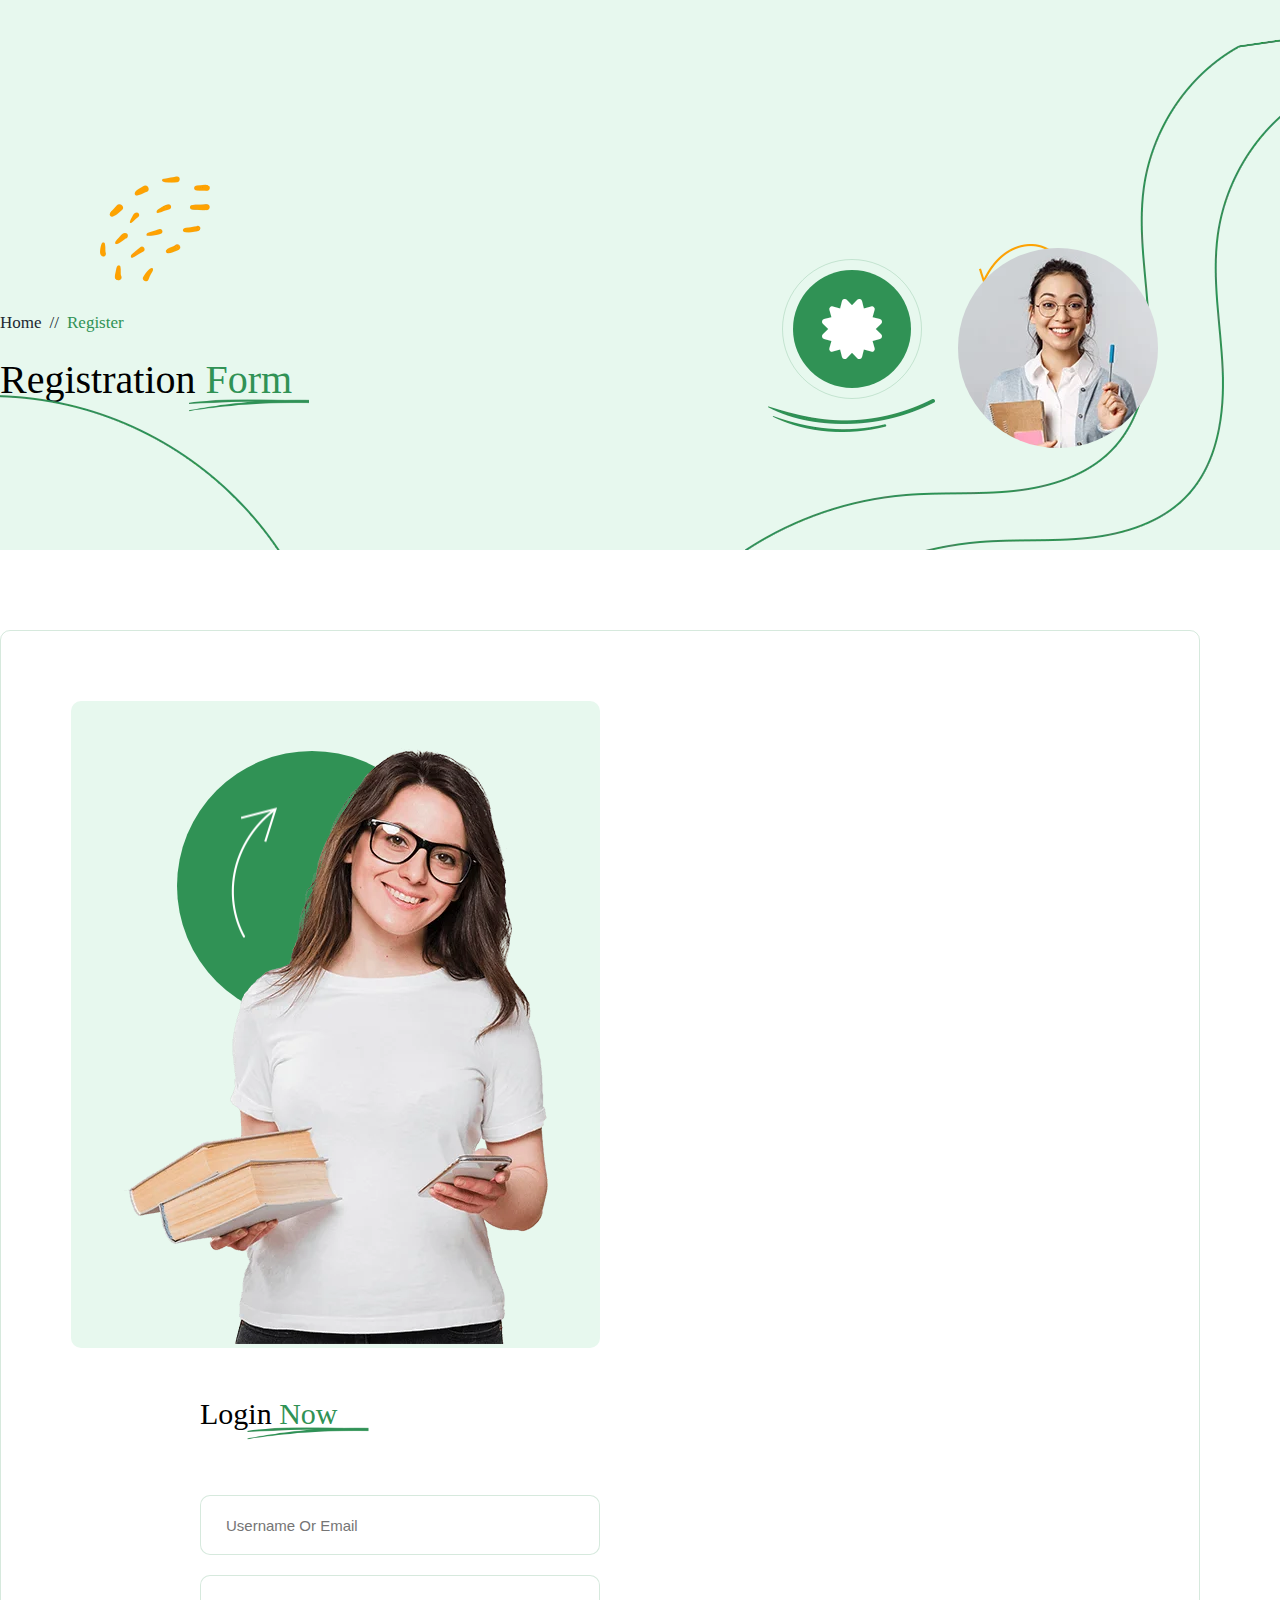
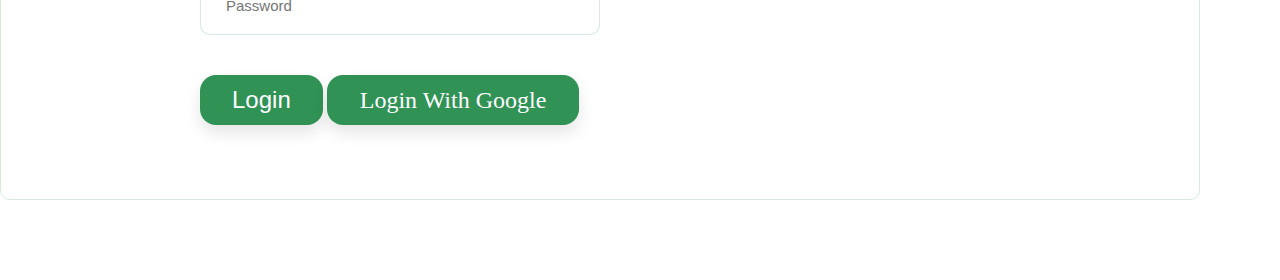
<file: Contact Us/Registration.html>
<!DOCTYPE html>
<html lang="en">

<head>
    <meta charset="UTF-8">
    <meta http-equiv="X-UA-Compatible" content="IE=edge">
    <!-- CSS only -->
    <link href="https://cdn.jsdelivr.net/npm/bootstrap@5.1.3/dist/css/bootstrap.min.css" rel="stylesheet"
        integrity="sha384-1BmE4kWBq78iYhFldvKuhfTAU6auU8tT94WrHftjDbrCEXSU1oBoqyl2QvZ6jIW3" crossorigin="anonymous">
    <meta name="viewport" content="width=device-width, initial-scale=1.0">
    <link rel="stylesheet" href="https://cdnjs.cloudflare.com/ajax/libs/font-awesome/4.7.0/css/font-awesome.min.css">
    <title>Contact us</title>
    <link rel="stylesheet" href="css/Registration.css">
</head>

<body>


    <!-- Page Banner Start -->

    <div class="section page-banner">

        <img class="shape-1 animation-round" src="Images/shape-8.webp" alt="Shape">

        <img class="shape-2" src="Images/shape-23.webp" alt="Shape">

        <div class="container">
            <!-- Page Banner Start -->
            <div class="page-banner-content">
                <ul class="breadcrumb">
                    <li><a href="#">Home</a></li>
                    <li class="active">Register</li>
                </ul>
                <h2 class="title">Registration <span>Form</span></h2>
            </div>
            <!-- Page Banner End -->
        </div>

        <!-- Shape Icon Box Start -->
        <div class="shape-icon-box">

            <img class="icon-shape-1 animation-left" src="Images/shape-5.webp" alt="Shape">

            <div class="box-content">
                <div class="box-wrapper">
                    <i class="fa fa-certificate"></i>
                </div>
            </div>

            <img class="icon-shape-2" src="Images/shape-6.webp" alt="Shape">

        </div>
        <!-- Shape Icon Box End -->

        <img class="shape-3" src="Images/shape-24.webp" alt="Shape">

        <img class="shape-author" src="Images/author-11.webp" alt="Shape">

    </div>

    <!-- Page Banner End -->

    <!-- Register & Login Start -->

    <div class="section section-padding">
        <div class="container">

            <!-- Register & Login Wrapper Start -->
            <div class="register-login-wrapper">
                <div class="row align-items-center">
                    <div class="col-lg-6">

                        <!-- Register & Login Images Start -->
                        <div class="register-login-images">
                            <div class="shape-1">
                                <img src="Images/shape-26.webp" alt="Shape">
                            </div>


                            <div class="images">
                                <img src="Images/register-login.webp" alt="Register Login">
                            </div>
                        </div>
                        <!-- Register & Login Images End -->

                    </div>
                    <div class="col-lg-6">

                        <!-- Register & Login Form Start -->
                        <div class="register-login-form">
                            <h3 class="title">Login <span>Now</span></h3>

                            <div class="form-wrapper">
                                <form action="#">
                                    <!-- Single Form Start -->
                                    <div class="single-form">
                                        <input type="email" placeholder="Username or Email">
                                    </div>
                                    <!-- Single Form End -->
                                    <!-- Single Form Start -->
                                    <div class="single-form">
                                        <input type="password" placeholder="Password">
                                    </div>
                                    <!-- Single Form End -->
                                    <!-- Single Form Start -->
                                    <div class="single-form">
                                        <button class="btn btn-primary btn-hover-dark w-100">Login</button>
                                        <a class="btn btn-secondary btn-outline w-100" href="#">Login with Google</a>
                                    </div>
                                    <!-- Single Form End -->
                                </form>
                            </div>
                        </div>
                        <!-- Register & Login Form End -->

                    </div>
                </div>
            </div>
            <!-- Register & Login Wrapper End -->

        </div>
    </div>

    <!-- Register & Login End -->


</body>

</html>
</file>
<file: Home/css/style.css>
*{
    margin: 0;
    padding: 0;
    box-sizing: border-box;
}
body {
    position: relative;
    outline: none;
    visibility: visible;
    overflow-X: hidden;
    color: "";
}
.section, .main-wrapper {
    float: left;
    width: 100%;
}
.header-section {
    position: absolute;
    top: 0;
    left: 0;
    width: 100%;
    z-index: 999;
}
.sticky .header-main-wrapper {
    margin-top: 0;
    border: 0;
}
.header-main.sticky {
    margin: 0px 0px 0px 0px;
    padding: 0px;
    background: rgb(255, 255, 255);
    color: rgb(29, 39, 51);
    position: fixed;
    width: 100%;
    border: none;
    border-radius: 0px;
    box-shadow: rgb(33 40 50 / 15%) 2px 4px 8px;
}
.header-main-wrapper {
    display: flex;
    justify-content: space-between;
    align-items: center;
    border: 1px solid rgba(48,146,85,0.25);
    padding: 16px 15px;
    border-radius: 15px;
    margin-left: -15px;
    margin-right: -15px;
    margin-top: 30px;
    transition: all 0.3s ease 0s;
}


a {
    text-decoration: none;
    color: inherit;
}
img {
    max-width: 100%;
}
.header-menu ul {
    display: flex;
    justify-content: center;
}
.header-menu ul li {
    position: relative;
    padding: 16px 25px;
}
ul li{
    list-style: none;
}
.header-menu ul li.active>a {
    color: #309255;
}
.header-menu ul li a {
    font-size: 18px;
    font-weight: 500;
    text-transform: capitalize;
    color: #212832;
    transition: all 0.3s ease 0s;
    display: block;
    position: relative;
}
.header-menu ul li.active>a::before {
    opacity: 1;
    visibility: visible;
}
.header-menu ul li a::before {
    position: absolute;
    content: '';
    background-image: url(../Images/shape-3.webp);
    width: 70px;
    height: 5px;
    background-position: center center;
    background-size: 100% 100%;
    background-repeat: no-repeat;
    bottom: -15px;
    left: 50%;
    transform: translateX(-50%);
    opacity: 0;
    visibility: hidden;
}
.header-menu .sub-menu {
    position: absolute;
    width: 225px;
    background-color: #fff;
    border-top: 2px solid #212832;
    padding: 10px 0px;
    box-shadow: 2px 2px 20px rgb(33 40 50 / 10%);
    top: 110%;
    left: 0;
    z-index: 9;
    transition: all 0.3s ease 0s;
    opacity: 0;
    visibility: hidden;
}
.header-menu ul li ul {
    display: block;
}
.header-menu ul {
    justify-content: center;
}
.header-menu .sub-menu li {
    padding: 0;
}
.header-menu .sub-menu li a {
    padding: 7px 20px;
    color: #212832;
    border: 0;
    font-size: 16px;
}
.header-menu ul li a {
    font-size: 18px;
    font-weight: 500;
    text-transform: capitalize;
    color: #212832;
    transition: all 0.3s ease 0s;
    display: block;
    position: relative;
}
.header-menu ul li a::before {
    position: absolute;
    content: '';
    background-image: url(../Images/shape-3.webp);
    width: 70px;
    height: 5px;
    background-position: center center;
    background-size: 100% 100%;
    background-repeat: no-repeat;
    bottom: -15px;
    left: 50%;
    transform: translateX(-50%);
    opacity: 0;
    visibility: hidden;
}


.header-sign-in-up ul {
    display: flex;
    align-items: center;
}
.header-sign-in-up ul li {
    margin-right: 30px;
}
.header-sign-in-up ul li a {
    font-size: 18px;
    font-weight: 500;
    text-transform: capitalize;
    color: #212832;
    transition: all 0.3s ease 0s;
    display: block;
}
.header-sign-in-up ul li:last-child {
    margin-right: 0;
}
.header-sign-in-up ul li a.sign-up {
    height: 60px;
    line-height: 56px;
    padding: 0 35px;
    border: 1px solid #309255;
    border-radius: 10px;
    background-color: #fff;
}
.header-sign-in-up ul li a.sign-up:hover{
    background-color: #309255;
    color: #fff;
}

.header-toggle .menu-toggle {
    display: inline-block;
    background: none;
    border: 0;
    padding: 0;
}
.header-toggle .menu-toggle span {
    width: 23px;
    height: 2px;
    background-color: #212832;
    display: block;
}

.mobile-menu {
    position: fixed;
    top: 0;
    width: 300px;
    height: 100%;
    left: -305px;
    background-color: #fff;
    z-index: 999;
    padding-top: 70px;
    transition: all 0.3s ease 0s;
    overflow: auto;
}
.mobile-menu .menu-close {
    position: absolute;
    top: 20px;
    right: 25px;
    font-size: 30px;
    color: #212832;
}
.mobile-top {
    padding-top: 30px;
}
.mobile-top p {
    font-size: 15px;
    color: #212832;
    font-weight: 400;
    margin-bottom: 0;
    display: flex;
    align-items: flex-start;
    justify-content: center;
    line-height: 1.4;
}
.mobile-top p i {
    color: #309255;
    font-size: 20px;
    padding-right: 15px;
}
.mobile-top p a {
    color: #212832;
}
.mobile-top p+p {
    margin-top: 5px;
}
.mobile-sign-in-up {
    padding-top: 30px;
}
.mobile-sign-in-up ul {
    display: flex;
    align-items: center;
    justify-content: center;
}
.mobile-sign-in-up ul li {
    margin-right: 20px;
}
.mobile-sign-in-up ul li a {
    font-size: 16px;
    font-weight: 500;
    text-transform: capitalize;
    color: #212832;
    transition: all 0.3s ease 0s;
    display: block;
    height: 45px;
    line-height: 41px;
    padding: 0 30px;
    border: 1px solid #309255;
    border-radius: 5px;
    background-color: #fff;
}
.mobile-sign-in-up ul li:last-child {
    margin-right: 0;
}
.mobile-sign-in-up ul li a {
    font-size: 16px;
    font-weight: 500;
    text-transform: capitalize;
    color: #212832;
    transition: all 0.3s ease 0s;
    display: block;
    height: 45px;
    line-height: 41px;
    padding: 0 30px;
    border: 1px solid #309255;
    border-radius: 5px;
    background-color: #fff;
}
.mobile-menu-items {
    padding: 30px 0;
}
.mobile-menu-items ul {
    border-top: 1px solid #eeecec;
}
.mobile-menu-items ul li {
    position: relative;
}
.mobile-menu-items ul li a {
    display: block;
    width: 100%;
    background: none;
    text-align: left;
    padding: 10px 20px;
    border: 0;
    border-bottom: 1px solid #eeecec;
    font-size: 15px;
    font-weight: 500;
    color: #212832;
}
.mobile-menu-items ul li .mobile-menu-expand {
    position: absolute;
    right: 20px;
    top: 12px;
    width: 16px;
    height: 16px;
    cursor: pointer;
}
.mobile-menu-items ul li .mobile-menu-expand::before {
    position: absolute;
    content: '';
    width: 100%;
    height: 1px;
    background-color: #212832;
    top: 50%;
    transform: translateY(-50%);
}
.mobile-menu-items ul li .mobile-menu-expand::after {
    position: absolute;
    content: '';
    width: 1px;
    height: 100%;
    background-color: #212832;
    left: 50%;
    bottom: 0;
    transition: 0.3s;
    transform: translateX(-50%);
}
.mobile-menu-items ul li ul {
    border-top: 0;
}
.mobile-menu-items ul li {
    position: relative;
}
.mobile-menu-items ul li ul li a {
    padding-left: 12%;
}
.mobile-social {
    padding-bottom: 30px;
}
.mobile-social .social {
    display: flex;
    justify-content: center;
}
.mobile-social .social li {
    margin-right: 20px;
}
.mobile-social .social li a {
    font-size: 20px;
    color: #212832;
}
.overlay {
    position: fixed;
    top: 0;
    left: 0;
    width: 100%;
    height: 100%;
    background-color: #000;
    opacity: 0;
    visibility: hidden;
    z-index: 99;
    transition: all 0.3s linear;
}

.slider-section {
    background-color: #eefbf3;
    height: 940px;
    position: relative;
    overflow: hidden;
    z-index: 2;
    padding-top: 188px;
    display: flex;
    align-items: center;
}
.slider-section .slider-shape {
    position: absolute;
    left: 70px;
    top: 165px;
}
.animation-round {
    animation: round 8s linear 0s infinite normal forwards;
}

@keyframes round {
0% {
    -webkit-transform: rotate(0);
    transform: rotate(0);
}
100% {
    -webkit-transform: rotate(360deg);
    transform: rotate(360deg);
}
}


.slider-content {
    max-width: 410px;
    margin-bottom: 10%;
}
.slider-content .sub-title {
    font-size: 20px;
    font-weight: 500;
    margin-bottom: 0;
    color: #309255;
}
.slider-content .main-title {
    font-size: 40px;
    font-weight: 500;
    line-height: 1.3;
    margin-bottom: 0;
    margin-top: 25px;
}
.slider-content .main-title span::before {
    position: absolute;
    content: '';
    background-image: url(../Images/shape-4.webp);
    background-position: center center;
    background-size: cover;
    background-repeat: no-repeat;
    width: 214px;
    height: 21px;
    left: 50%;
    bottom: -26px;
    transform: translateX(-50%);
}

.slider-content .main-title span {
    color: #309255;
    position: relative;
}
.slider-content p {
    font-size: 18px;
    margin-top: 55px;
    margin-bottom: 0;
}
.slider-content .btn {
    margin-top: 28px;
}

/* Button */




.btn {
    display: inline-block;
    font-weight: 500;
    line-height: 3.75rem;
    text-align: center;
    text-decoration: none;
    vertical-align: middle;
    cursor: pointer;
    user-select: none;
    background-color: transparent;
    border: 0 solid transparent;
    padding: 0 2.188rem;
    font-size: 1.125rem;
    border-radius: 10px;
    transition: color 0.15s ease-in-out, background-color 0.15s ease-in-out, border-color 0.15s ease-in-out, box-shadow 0.15s ease-in-out, -webkit-box-shadow 0.15s ease-in-out;
}
.btn-primary {
    background-color: #309255;
    color: #fff;
}
.btn-primary:hover{
    background-color: #212832;
    color: #fff;
}

/* Button */

.slider-courses-box {
    position: absolute;
}
.slider-courses-box .shape-1 {
    position: absolute;
    top: -15px;
}
.slider-courses-box .box-content {
    width: 140px;
    height: 140px;
    text-align: center;
    background-color: #309255;
    border-radius: 50%;
    display: flex;
    justify-content: center;
    align-items: center;
    margin: 0 auto;
}
.slider-courses-box .box-content i {
    color: #fff;
    display: block;
    line-height: 1;
}
.slider-courses-box .box-content .count {
    font-weight: 700;
    color: #fff;
    display: block;
    line-height: 1.1;
}
.slider-courses-box .box-content p {
    font-weight: 400;
    color: #fff;
}
.slider-rating-box {
    position: absolute;
}
.slider-rating-box .box-rating {
    width: 140px;
    height: 140px;
    text-align: center;
    background-color: #fff;
    border-radius: 50%;
    display: flex;
    justify-content: center;
    align-items: center;
    margin: 0 auto;
}
.slider-rating-box .box-rating .count {
    font-weight: 500;
    color: #309255;
}
.slider-rating-box .box-rating .count i {
    color: #ffa200;
    font-size: 14px;
    display: inline-block;
}
.slider-rating-box .box-rating p {
    color: #52565b;
    margin-bottom: 0;
}

.slider-rating-box .shape {
    padding-right: 30px;
}
.animation-up {
    animation: up 5s linear 0s infinite normal forwards;
}

@keyframes up
{
    0% {
        transform: translateY(0);
    }
    50% {
        transform: translateY(-40px);
    }
    100% {
        transform: translateY(0);
    }
}

.slider-courses-box {
    position: absolute;
    top: 38%;
    left: 50%;
}
.slider-courses-box .shape-1 {
    position: absolute;
    top: -15px;
    right: -130px;
}
.animation-left {
    animation: left 5s linear 0s infinite normal forwards;
}
@keyframes left 
{
    0% {
        transform: translateX(0);
    }
    50% {
        transform: translateX(-40px);
    }
    100% {
        transform: translateX(0);
    }
}


.slider-images {
    position: absolute;
    bottom: 10%;
    right: 0;
    width: 56%;
    height: 100%;
    display: flex;
    align-items: flex-end;
}
.slider-video {
    position: absolute;
    left: 0;
    bottom: 0;
}
.slider-video .video-play {
    position: absolute;
    top: 53%;
    left: 38%;
    transform: translateX(-50%) translateY(-50%);
}
.slider-video .video-play .play {
    font-size: 30px;
    color: #ffa200;
    position: absolute;
    top: 55%;
    left: 50%;
    transform: translateX(-50%) translateY(-50%);
    display: inline-block;
}
.courses-top {
    display: flex;
    justify-content: space-between;
    align-items: center;
}
.section-title .main-title {
    font-weight: 500;
    margin-bottom: 0;
    line-height: 1.4;
}
.section-title .main-title span {
    color: #309255;
    position: relative;
}
.section-title.shape-01 .main-title span::before {
    position: absolute;
    content: '';
    background-image: url(../Images/shape-11.webp);
    background-position: center center;
    background-size: cover;
    background-repeat: no-repeat;
    width: 122px;
    height: 24px;
    left: 50%;
    bottom: -26px;
    transform: translateX(-50%);
}
.courses-search {
    position: relative;
    max-width: 500px;
    width: 100%;
}
.courses-search input {
    width: 100%;
    height: 64px;
    border: 1px solid rgba(48,146,85,0.2);
    border-radius: 10px;
    padding: 0 30px;
    padding-right: 90px;
    outline: none;
    transition: all 0.3s ease 0s;
}
.courses-search button {
    position: absolute;
    width: 50px;
    height: 50px;
    line-height: 54px;
    text-align: center;
    border-radius: 10px;
    background-color: #deede4;
    border: 0;
    top: 7px;
    right: 7px;
    font-size: 16px;
    color: #309255;
}
.courses-tabs-menu {
    background-color: #eefbf3;
    padding: 40px 100px;
    border-radius: 10px;
    margin-top: 50px;
    position: relative;
}
.swiper-container {
    margin-left: auto;
    margin-right: auto;
    position: relative;
    overflow: hidden;
    list-style: none;
    padding: 0;
    z-index: 1;
}
.courses-tabs-menu .nav {
    flex-wrap: nowrap;
}
.nav {
    display: flex;
    padding-left: 0;
    margin-bottom: 0;
    list-style: none;
}
.swiper-slide {
    flex-shrink: 0;
    height: 100%;
    position: relative;
    transition-property: transform;
}
.courses-tabs-menu .nav li button.active, .courses-tabs-menu .nav li button:hover {
    border-color: #309255;
    color: #309255;
}
.courses-tabs-menu .nav li button {
    width: 100%;
    height: 60px;
    border: 1px solid rgba(48,146,85,0.2);
    border-radius: 10px;
    background-color: #fff;
    color: #212832;
    font-size: 15px;
    font-weight: 500;
    transition: all 0.3s ease 0s;
    padding: 0 15px;
    white-space: nowrap;
}
.swiper-container .swiper-notification {
    position: absolute;
    left: 0;
    top: 0;
    pointer-events: none;
    opacity: 0;
    z-index: -1000;
}
.courses-active .swiper-button-next {
    right: 30px;
}



.courses-active .swiper-button-prev {
    left: 30px;
}

.tab-content .tab-pane.active {
    height: auto;
    visibility: visible;
    opacity: 1;
    overflow: visible;
}
.tab-content .tab-pane {
    display: block;
    max-width: 100%;
    transition: all 0.3s ease 0s;
}
.courses-wrapper {
    padding-top: 20px;
}
.single-courses {
    margin-top: 30px;
    border: 1px solid rgba(48,146,85,0.2);
    border-radius: 15px;
    padding: 20px;
    transition: all 0.3s ease 0s;
}
.single-courses:hover{
    border: 1px solid #309255;
}
.single-courses .courses-images {
    position: relative;
}
.single-courses .courses-images a {
    display: block;
}
.single-courses .courses-images a img {
    width: 100%;
    border-radius: 15px;
}
.single-courses .courses-content {
    padding-top: 25px;
}
.single-courses .courses-content .courses-author {
    display: flex;
    align-items: center;
    justify-content: space-between;
}
.single-courses .courses-content .courses-author .author {
    display: flex;
    align-items: center;
}
.single-courses .courses-content .courses-author .author .author-thumb a {
    display: block;
}
.single-courses .courses-content .courses-author .author .author-thumb a img {
    width: 50px;
    border-radius: 50%;
}

.single-courses .courses-content .courses-author .author .author-name {
    flex: 1;
    padding-left: 12px;
}
.single-courses .courses-content .courses-author .author .author-name .name {
    color: #52565b;
    font-family: "Gordita";
    font-size: 14px;
    font-weight: 400;
}
.single-courses .courses-content .courses-author .tag a {
    width: 100px;
    height: 35px;
    line-height: 35px;
    background-color: #e7f8ee;
    font-size: 14px;
    color: #309255;
    display: inline-block;
    text-align: center;
    border-radius: 5px;
    padding: 0 10px;
}
.single-courses .courses-content .courses-author .tag a:hover{
    background-color: #309255;
    color: #fff;
}
.single-courses .courses-content .title a {
    font-size: 16px;
    font-weight: 500;
    color: #212832;
    margin-top: 13px;
    display: inline-block;
    line-height: 1.4;
}
.single-courses .courses-content .courses-meta {
    display: flex;
    justify-content: space-between;
    padding-top: 10px;
}
.single-courses .courses-content .courses-meta span {
    font-size: 14px;
    font-weight: 400;
    color: #52565b;
    margin-right: 20px;
    display: inline-block;
    line-height: 1;
}
.single-courses .courses-content .courses-meta span i {
    color: #309255;
    margin-right: 5px;
    font-size: 20px;
    display: inline-block;
    line-height: 1;
}
.single-courses .courses-content .courses-meta span:last-child {
    margin-right: 0;
}
.single-courses .courses-content .courses-price-review {
    background-color: #eefbf3;
    padding: 15px 20px;
    border-radius: 10px;
    display: flex;
    justify-content: space-between;
    align-items: center;
    margin-top: 20px;
}
.single-courses .courses-content .courses-price-review .courses-price {
    white-space: nowrap;
}
.single-courses .courses-content .courses-price-review .courses-price .sale-parice {
    font-size: 18px;
    font-weight: 700;
    color: #309255;
    margin-right: 5px;
}
.single-courses .courses-content .courses-price-review .courses-price .old-parice {
    font-size: 15px;
    font-weight: 500;
    color: #212832;
    text-decoration: line-through;
    margin-right: 5px;
}
.single-courses .courses-content .courses-price-review .courses-review .rating-count {
    font-size: 15px;
    font-weight: 500;
    color: #212832;
    margin-right: 2px;
}
.single-courses .courses-content .courses-price-review .courses-review .rating-star {
    position: relative;
}
.single-courses .courses-content .courses-price-review .courses-review .rating-star::before {
    content: '\f000 \f000 \f000 \f000 \f000';
    font-family: IcoFont;
    color: #d0d0d0;
    font-size: 14px;
    letter-spacing: 2px;
}

.single-courses .courses-content .courses-price-review .courses-review .rating-star .rating-bar {
    position: absolute;
    top: -2px;
    left: 0;
    height: 100%;
    overflow: hidden;
}
.single-courses .courses-content .courses-price-review .courses-review .rating-star .rating-bar::before {
    content: '\f000 \f000 \f000 \f000 \f000';
    font-family: IcoFont;
    color: #ffba00;
    font-size: 14px;
    letter-spacing: 2px;
}
.tab-content .tab-pane.active {
    height: auto;
    visibility: visible;
    opacity: 1;
    overflow: visible;
}
.courses-wrapper {
    padding-top: 20px;
}


.tab-content .tab-pane {
    display: block;
    overflow: hidden;
    height: 0;
    visibility: hidden;
    max-width: 100%;
    opacity: 0;
    transition: all 0.3s ease 0s;
}
.courses-btn {
    margin-top: 40px;
}
.courses-btn {
    margin-top: 40px;
}
.courses-btn .btn {
    color: #309255;
    border: 1px solid #309255;
    line-height: 58px;
}
.courses-btn .btn:hover{
    background-color: #212832;
    color: #fff;
}



.section-padding-02 {
    padding-top: 80px;
}
.call-to-action-wrapper {
    margin-top: 6%;
    background-color: #e7f8ee;
    border-radius: 10px;
    padding: 20px 100px 50px;
    position: relative;
}
.call-to-action-wrapper .cat-shape-01 {
    position: absolute;
    bottom: 30px;
    left: 30px;
}
.call-to-action-wrapper .cat-shape-02 {
    position: absolute;
    top: 50%;
    left: 57.5%;
    transform: translate(-50%, -50%);
    width: 179px;
}
.call-to-action-wrapper .cat-shape-03 {
    position: absolute;
    top: 30px;
    right: 30px;
}
.align-items-center {
    align-items: center !important;
}
.call-to-action-wrapper .section-title {
    max-width: 415px;

}
.section-title .sub-title {
    font-size: 20px;
    font-weight: 500;
    color: #309255;
    margin-bottom: 20px;
}
.section-title .main-title span {
    color: #309255;
    position: relative;
}
.section-title.shape-02 .main-title span::before {
    position: absolute;
    content: '';
    background-image: url(../Images/shape-4.webp);
    background-position: center center;
    background-size: cover;
    background-repeat: no-repeat;
    width: 210px;
    height: 21px;
    left: 50%;
    bottom: -20px;
    transform: translateX(-50%);
}
.call-to-action-btn {
    text-align: right;
    margin-top: 30px;
}


.section-padding {
    padding-top: 80px;
    padding-bottom: 80px;
}
.section-title.shape-03 {
    padding-bottom: 11px;
}
.section-title .sub-title {
    font-size: 20px;
    font-weight: 500;
    color: #309255;
    margin-bottom: 20px;
}
.section-title .main-title {
    font-size: 35px;
    font-weight: 500;
    margin-bottom: 0;
    line-height: 1.4;
}
.section-title .main-title span {
    color: #309255;
    position: relative;
}
.section-title.shape-03 .main-title span::before {
    position: absolute;
    content: '';
    background-image: url(../Images/shape-4.webp);
    background-position: center center;
    background-size: cover;
    background-repeat: no-repeat;
    width: 121px;
    height: 13px;
    right: 0;
    bottom: -11px;
}
.how-it-work-wrapper {
    display: flex;
    justify-content: space-between;
    align-items: center;
    padding-top: 20px;
}
.single-work {
    max-width: 300px;
    border-radius: 10px;
    background-color: #e7f8ee;
    padding: 38px;
    padding-bottom: 35px;
    margin-top: 30px;
    overflow: hidden;
    position: relative;
    z-index: 1;
}
.single-work .shape-1 {
    position: absolute;
    left: -17px;
    top: 0;
    z-index: -1;
}
.single-work .work-icon i {
    width: 65px;
    height: 65px;
    line-height: 68px;
    text-align: center;
    border: 1px solid rgba(48,146,85,0.2);
    border-radius: 10px;
    background-color: #fff;
    color: #309255;
    display: inline-block;
    font-size: 32px;
    transition: all 0.3s ease 0s;
}
.single-work:hover .work-icon i{
    color: #fff;
    background-color: #309255;
}
.single-work .work-content {
    padding-top: 33px;
}
.single-work .work-content .title {
    font-size: 25px;
    font-weight: 500;
    color: #212832;
    margin-bottom: 0;
}
.single-work .work-content p {
    font-size: 14px;
    color: #696969;
    margin-bottom: 0;
    margin-top: 15px;
}
.how-it-work-wrapper .work-arrow {
    margin-top: 30px;
}

.section-title.shape-03 {
    padding-bottom: 11px;
}
.blog-wrapper {
    padding-top: 20px;
}
.single-blog {
    margin-top: 30px;
    border: 1px solid rgba(48,146,85,0.2);
    border-radius: 15px;
    padding: 20px;
    transition: all 0.3s ease 0s;
}
.single-blog:hover{
    border: 1px solid #309255;
}
.single-blog .blog-image a {
    display: block;
}
.single-blog .blog-image a img {
    width: 100%;
    border-radius: 15px;
}
.single-blog .blog-content {
    padding-top: 25px;
}
.single-blog .blog-content .blog-author {
    display: flex;
    align-items: center;
    justify-content: space-between;
}
.single-blog .blog-content .blog-author .author {
    display: flex;
    align-items: center;
}
.single-blog .blog-content .blog-author .author .author-thumb a {
    display: block;
}
.single-blog .blog-content .blog-author .author .author-name {
    flex: 1;
    padding-left: 12px;
}
.single-blog .blog-content .blog-author .author .author-name .name {
    color: #52565b;
    font-size: 14px;
    font-weight: 400;
}
.single-blog .blog-content .blog-author .tag a {
    width: 100px;
    height: 35px;
    line-height: 35px;
    background-color: #e7f8ee;
    border-radius: 5px;
    font-size: 14px;
    color: #309255;
    display: inline-block;
    text-align: center;
    border-radius: 5px;
    padding: 0 10px;
}
.single-blog .blog-content .blog-author .tag a:hover{
    color: #fff;
    background-color: #309255;
}
.single-blog .blog-content .blog-author .author .author-thumb a img {
    width: 50px;
    border-radius: 50%;
}
.single-blog .blog-content .title a {
    font-size: 16px;
    font-weight: 500;
    color: #212832;
    margin-top: 13px;
    display: inline-block;
    line-height: 1.4;
}
.single-blog .blog-content .blog-meta {
    display: flex;
    justify-content: space-between;
    padding-top: 10px;
}
.single-blog .blog-content .blog-meta span {
    font-size: 14px;
    font-weight: 400;
    color: #52565b;
    margin-right: 20px;
    display: inline-block;
    line-height: 1;
}
.single-blog .blog-content .blog-meta span i {
    color: #309255;
    margin-right: 5px;
    font-size: 20px;
    display: inline-block;
    line-height: 1;
}
.single-blog .blog-content .blog-meta span:last-child {
    margin-right: 0;
}
.single-blog .blog-content .blog-meta span {
    font-size: 14px;
    font-weight: 400;
    color: #52565b;
    display: inline-block;
    line-height: 1;
}
.single-blog .blog-content .blog-meta span i {
    color: #309255;
    margin-right: 5px;
    font-size: 20px;
    display: inline-block;
    line-height: 1;
}
.single-blog .blog-content .btn {
    color: #309255;
    padding: 0 20px;
    height: 45px;
    line-height: 39px;
    border: 1px solid rgba(48,146,85,0.2);
    font-size: 15px;
    margin-top: 30px;
}
.single-blog .blog-content .btn:hover{
    background-color: #309255;
    color: #fff;
}



/* Footer strat */

.footer-section {
    background-color: #e7f8ee;
}
.footer-widget-section {
    padding-top: 30px;
    padding-bottom: 80px;
    position: relative;
    z-index: 1;
}
.footer-widget-section .shape-1 {
    position: absolute;
    top: 80px;
    left: 5%;
    z-index: -1;
}
.animation-down {
    animation: down 5s linear 0s infinite normal forwards;
}
@keyframes down {
    0% {
        transform: translateY(0);
    }
    50% {
        transform: translateY(40px);
    }
    100% {
        transform: translateY(0);
    }
}

.footer-widget {
    margin-top: 50px;
}
a {
    text-decoration: none;
    color: inherit;
}
.footer-widget .widget-address {
    margin-top: 27px;
}
.footer-widget-title {
    color: #212832;
    font-weight: 500;
    font-size: 22px;
    margin-bottom: 0px;
}
.footer-widget .widget-address p {
    font-size: 15px;
    font-weight: 400;
    color: #309255;
    margin-top: 6px;
}
.footer-widget .widget-info {
    padding-top: 25px;
}
.footer-widget .widget-info li {
    list-style: none;
    list-style: none;
}
.footer-widget .widget-info li p {
    font-size: 15px;
    color: #212832;
    display: flex;
    align-items: flex-start;
    margin-bottom: 0;
}
.footer-widget .widget-info li p i {
    font-size: 20px;
    color: #309255;
    list-style: none;
}
.footer-widget .widget-info li p a {
    margin-top: 3px;
    margin-left: 15px;
    text-decoration: none;
}
.footer-widget .widget-social {
    display: flex;
    padding-top: 20px;
}
.footer-widget .widget-social li {
    margin-right: 20px;
    list-style: none;
}
.footer-widget .widget-social li a {
    font-size: 20px;
    color: #212832;
}


.footer-widget-link {
    display: flex;
    flex-wrap: wrap;
}
.footer-widget-link .footer-widget {
    width: 50%;
}
.footer-widget-title {
    color: #212832;
    font-weight: 500;
    font-size: 22px;
    margin-bottom: 0px;
}
.footer-widget .widget-link {
    padding-top: 26px;
}
.footer-widget .widget-link li {
    margin-top: 12px;
    list-style: none;
}
.footer-widget .widget-link li a {
    color: #212832;
    transition: all 0.3s ease 0s;
    font-size: 15px;
    font-weight: 400;
}
.footer-widget .widget-link li a:hover{
    color: #309255;
}

.footer-widget-title {
    color: #212832;
    font-weight: 500;
    font-size: 22px;
    margin-bottom: 0px;
}
.footer-widget .widget-subscribe {
    padding-top: 36px;
}
.footer-widget .widget-subscribe p {
    color: #212832;
    font-size: 15px;
}
.footer-widget .widget-subscribe .widget-form input {
    width: 100%;
    height: 55px;
    padding: 0 30px;
    border: 1px solid rgba(48,146,85,0.2);
    border-radius: 10px;
    background-color: #fff;
    color: #212832;
    font-size: 15px;
    font-weight: 500;
    outline: none;
}
.footer-widget .widget-subscribe .widget-form .btn {
    margin-top: 20px;
    height: 55px;
    line-height: 55px;
    padding: 0 30px;
    font-size: 15px;
    border: none;
    background-color: #309255;
    border-color: #309255;
    transform: translate();
    border-radius: 10px;
}
.footer-widget .widget-subscribe .widget-form .btn:hover{
    color: #fff;
    background-color: #1d2733;
}

.footer-widget-section .shape-2 {
    position: absolute;
    right: 3%;
    bottom: 95px;
    z-index: -1;
}
.animation-left {
    animation: left 5s linear 0s infinite normal forwards;
}
@keyframes left{
    0% {
        transform: translateX(0);
    }
    
    50% {
        transform: translateX(-40px);
    }
    100% {
        transform: translateX(0);
    }
}

.footer-copyright {
    background-color: #212832;
}
.copyright-wrapper {
    display: flex;
    justify-content: space-between;
    padding-bottom: 15px;
    padding-top: 5px;
}
.copyright-link {
    padding-top: 15px;
}
.copyright-link a {
    font-weight: 400;
    font-size: 14px;
    color: #fff;
    position: relative;
}
.copyright-link a+a::before {
    content: '*';
    font-size: 15px;
    color: #a6afba;
    margin-left: 5px;
    margin-right: 10px;
}
.copyright-text {
    padding-top: 15px;
}
.copyright-text p {
    color: #fff;
    font-size: 14px;
    font-weight: 400;
}
.copyright-text p span {
    color: #309255;
    font-weight: bold;
}
.copyright-text p i {
    color: #ff0000;
}
.copyright-text p a {
    color: #309255;
    transition: all 0.3s ease 0s;
    font-weight: 500;
}


/* Footer end */




/* scroll button */
.scroll {
    color: #fff;
    margin-top: 100px;
}

#toTopBtn {
    position: fixed;
    bottom: 26px;
    right: 39px;
    z-index: 98;
    padding: 21px;
    background-color: #309255;
    transition:0.5s;
}
#toTopBtn:hover{
  background-color: #202020;
}

.js .cd-top--fade-out {
    opacity: .5
}

.js .cd-top--is-visible {
    visibility: visible;
    opacity: 1
}

.js .cd-top {
    visibility: hidden;
    opacity: 0;
    transition: opacity .3s, visibility .3s, background-color .3s
}
.cd-top {
    position: fixed;
    bottom: 20px;
    bottom: var(--cd-back-to-top-margin);
    right: 20px;
    right: var(--cd-back-to-top-margin);
    display: inline-block;
    height: 40px;
    height: var(--cd-back-to-top-size);
    width: 40px;
    width: var(--cd-back-to-top-size);
    box-shadow: 0 0 10px rgba(0, 0, 0, .05) !important;
    background: url(https://res.cloudinary.com/dxfq3iotg/image/upload/v1571057658/cd-top-arrow.svg) no-repeat center 50%;
    background-color: hsla(5, 76%, 62%, .8);
    border-radius: 30px;
    background-color: hsla(var(--cd-color-3-h), var(--cd-color-3-s), var(--cd-color-3-l), 0.8)
}

.height {
    height: 600px
}
/* scroll button end */






/* Responsive  */



@media (min-width: 992px){
.d-lg-block {
    display: block !important;
}}
@media (min-width: 1200px){
.container, .container-sm, .container-md, .container-lg, .container-xl {
    max-width: 1200px;
}}

@media (min-width: 992px)
{
.col-lg-4 {
    flex: 0 0 auto;
    width: 33.33333%;
}}

@media only screen and (min-width: 768px) 
and (max-width: 991px), only screen and (max-width: 767px)
{
.slider-section {
    height: auto;
    padding-top: 200px;
    display: block;
}}

@media only screen and (min-width: 768px) 
and (max-width: 991px), only screen and (max-width: 767px)
{
.slider-section .slider-shape {
    display: none;
}}

@media only screen and (max-width: 767px)
{
.btn {
    font-size: 14px;
}}

@media only screen and (max-width: 767px)
{
.slider-courses-box {
    top: 63%;
    left: 50%;
}}

@media only screen and (max-width: 767px)
{
.slider-courses-box .shape-1 {
    right: -100px;
}}

@media only screen and (max-width: 767px)
{
.slider-courses-box .box-content {
    width: 100px;
    height: 100px;
}}

@media only screen and (max-width: 767px)
{
.slider-courses-box .box-content i {
    font-size: 20px;
}}

@media only screen and (max-width: 767px)
{
.slider-courses-box .box-content .count {
    font-size: 22px;
}}

@media only screen and (max-width: 767px)
{
.slider-courses-box .box-content p {
    font-size: 14px;
}}

@media only screen and (max-width: 767px)
{
.slider-courses-box .shape-2 {
    width: 140px;
}}

@media only screen and (min-width: 768px) and (max-width: 991px), only screen and (max-width: 767px)
{
.slider-rating-box {
    top: 18%;
    right: 15px;
}}

@media only screen and (max-width: 767px)
{
.slider-rating-box .box-rating {
    width: 100px;
    height: 100px;
}}

@media only screen and (max-width: 767px)
{
.slider-rating-box .box-rating .count {
    font-size: 24px;
}}

@media only screen and (max-width: 767px)
{
.slider-rating-box .box-rating p {
    font-size: 12px;
}}

@media only screen and (max-width: 767px)
{
.slider-rating-box .shape {
    width: 120px;
    margin-top: 30px;
}}

@media only screen and (min-width: 768px) and (max-width: 991px), only screen and (max-width: 767px)
{
.slider-images {
    position: relative;
    width: 55%;
    margin-left: auto;
}}

@media only screen and (min-width: 768px) and (max-width: 991px), only screen and (max-width: 767px)
{
.slider-video {
    width: 45%;
}}

@media only screen and (min-width: 1200px) and (max-width: 1599px), only screen and (max-width: 767px)
{
.slider-video .video-play {
    width: 100px;
}}

@media only screen and (max-width: 767px)
{
.slider-video .video-play .play {
    font-size: 24px;
}}

@media only screen and (max-width: 767px)
{
.section-padding-02 {
    padding-top: 60px;
}}

@media only screen and (max-width: 767px)
{
.courses-top {
    display: block;
}}

@media only screen and (max-width: 767px)
{
.courses-top .section-title {
    margin-top: 0;
}}

@media only screen and (max-width: 767px)
{
.section-title .main-title {
    font-size: 30px;
}}

@media only screen and (max-width: 767px)
{
.courses-search {
    margin-top: 55px;
}}

@media only screen and (min-width: 1200px) and (max-width: 1599px), only screen and (min-width: 992px) and (max-width: 1199px)
{
.slider-rating-box {
    right: 15px;
    top: 20%;
}}

@media (min-width: 992px)
{
.col-lg-4 {
    flex: 0 0 auto;
    width: 33.33333%;
}}

@media (min-width: 1200px)
{
.h4, h4 {
    font-size: 1.5rem;
}}
@media (min-width: 768px)
{
.col-md-6 {
    flex: 0 0 auto;
    width: 50%;
}}

@media only screen and (max-width: 767px)
{
.section-title .main-title {
    font-size: 30px;
}}

@media only screen and (max-width: 767px)
{
.call-to-action-btn {
    text-align: left;
}
.call-to-action-wrapper .cat-shape-02{
    display: none;
}
}

@media only screen and (max-width: 767px)
{
.section-title .main-title {
    font-size: 30px;
}}

@media only screen and (max-width: 767px)
{
.how-it-work-wrapper {
    display: block;
}}

@media only screen and (max-width: 767px)
{
.single-work {
    margin-left: auto;
    margin-right: auto;
}}

@media only screen and (max-width: 767px)
{
.work-arrow {
    display: none;
}}

@media (min-width: 992px)
{
.col-lg-4 {
    flex: 0 0 auto;
    width: 33.33333%;
}}

@media (min-width: 992px)
{
.order-lg-1 {
    order: 1 !important;
}}

@media (min-width: 992px)
{
.order-lg-2 {
    order: 2 !important;
}}

@media only screen and (max-width: 767px)
{
.footer-widget-section {
    padding-top: 10px;
    padding-bottom: 60px;
}}

@media only screen and (min-width: 768px) and (max-width: 991px), only screen and (max-width: 767px)
{
.footer-widget-section .shape-1 {
    display: none;
}}

@media only screen and (min-width: 768px) and (max-width: 991px), only screen and (max-width: 767px)
{
.copyright-wrapper {
    display: block;
    text-align: center;
}}


/* Responsive Close */
</file>
<file: Contact Us/css/Registration.css>
* {
  margin: 0;
  padding: 0;
  box-sizing: border-box;
  outline: none;
  border: none;
  text-transform: capitalize;
  text-decoration: none;
  transition: all 0.3s cubic-bezier(0.38, 1.15, 0.7, 1.12);
  font-weight: normal;
}

.btn {
  background: #309255;
  margin-top: 1rem;
  color: #fff;
  margin-top: -0%;
  font-size: 1.5rem;
  padding: 0.7rem 2rem;
  border-radius: 1rem;
  box-shadow: 0 0.5rem 1rem rgba(0, 0, 0, 0.1);
}
.btn:hover {
  color: #fff;
  background: #666;
}

.page-banner {
  height: 550px;
  background-color: #e7f8ee;
  display: flex;
  align-items: center;
  padding-top: 189px;
  position: relative;
  overflow: hidden;
}
.page-banner .shape-1 {
  position: absolute;
  top: 32%;
  left: 100px;
}
.animation-round {
  animation: round 8s linear 0s infinite normal forwards;
}

@keyframes round{
0% {
    -webkit-transform: rotate(0);
    transform: rotate(0);
}
100% {
    -webkit-transform: rotate(360deg);
    transform: rotate(360deg);
}}
.page-banner .shape-2 {
  position: absolute;
  bottom: 0;
  left: 0;
}
.page-banner-content {
  max-width: 570px;
}
.page-banner-content .breadcrumb {
  margin-bottom: 0;
  background: #e7f8ee;
}

.page-banner-content .breadcrumb {
    margin-bottom: 0;
    background-color: #e7f8ee;
}
.breadcrumb {
    display: flex;
    flex-wrap: wrap;
    padding: 0 0;
    margin-bottom: 1rem;
    list-style: none;
}
.page-banner-content .breadcrumb li {
  font-size: 17px;
  font-weight: 500;
  color: #212832;
  position: relative;
}
a {
  text-decoration: none;
  color: inherit;
}
.page-banner-content .breadcrumb li.active {
  color: #309255;
}
.page-banner-content .breadcrumb li+li::before {
  content: '//';
  font-size: 17px;
  font-weight: 500;
  color: #212832;
  margin: 0 8px;
}
.page-banner-content .title {
  font-size: 40px;
  font-weight: 500;
  margin-bottom: 0;
  margin-top: 15px;
  padding-bottom: 15px;
  line-height: 1.6;
}
.page-banner-content .title span {
  position: relative;
  color: #309255;
}
.page-banner-content .title span::before {
  position: absolute;
  content: '';
  background-image: url(../Images/shape-4.webp);
  background-position: center center;
  background-size: cover;
  background-repeat: no-repeat;
  width: 120px;
  height: 13px;
  left: 50%;
  bottom: -10px;
  transform: translateX(-50%);
}
.shape-icon-box {
  position: absolute;
  top: 47%;
  left: 60%;
}
.shape-icon-box .icon-shape-1 {
  position: absolute;
  top: -15px;
  right: -130px;
}
.animation-left {
  animation: left 5s linear 0s infinite normal forwards;
}

@keyframes left{
0% {
    transform: translateX(0);
}

50% {
    transform: translateX(-40px);
}
100% {
    transform: translateX(0);
}
}
.shape-icon-box .box-content {
  width: 140px;
  height: 140px;
  text-align: center;
  border: 1px solid rgba(48,146,85,0.2);
  border-radius: 50%;
  margin: 0 auto;
  padding: 10px;
}

.shape-icon-box .box-content .box-wrapper {
  background-color: #309255;
  display: flex;
  justify-content: center;
  align-items: center;
  border-radius: 50%;
  width: 100%;
  height: 100%;
}
.shape-icon-box .box-content .box-wrapper i {
  font-size: 70px;
  color: #fff;
  display: block;
  line-height: 1;
}
.page-banner .shape-3 {
  position: absolute;
  bottom: 0;
  right: 0;
}
.page-banner .shape-author {
  position: absolute;
  top: 45%;
  right: 9.5%;
  border-radius: 50%;
}

.section-padding {
  padding-top: 80px;
  padding-bottom: 80px;
}
.register-login-wrapper {
  padding: 70px;
  padding-top: 20px;
  border: 1px solid rgba(48,146,85,0.2);
  border-radius: 10px;
}
.align-items-center {
  align-items: center !important;
}

.register-login-images {
  background-color: #e7f8ee;
  padding: 45px 40px 0;
  text-align: center;
  border-radius: 10px;
  overflow: hidden;
  position: relative;
  z-index: 1;
  margin-top: 50px;
}
.register-login-images .shape-1 {
  width: 270px;
  height: 270px;
  border-radius: 50%;
  background-color: #309255;
  top: 50px;
  left: 20%;
  position: absolute;
  z-index: -1;
}
.register-login-images .shape-1 img {
  position: absolute;
  top: 45%;
  transform: translateY(-50%);
  left: 20%;
}
.register-login-images .images {
  width: 100%;
}
.register-login-form {
  max-width: 400px;
  margin-left: auto;
  margin-top: 45px;
}
.register-login-form .title {
  font-size: 30px;
  font-weight: 500;
  margin-bottom: 0;
  line-height: 1.4;
  padding-bottom: 10px;
}
.register-login-form .title span {
  color: #309255;
  position: relative;
}

.register-login-form .title span::before {
  position: absolute;
  content: '';
  background-image: url(../Images/shape-4.webp);
  background-position: center center;
  background-size: cover;
  background-repeat: no-repeat;
  width: 121px;
  height: 13px;
  left: 50%;
  bottom: -10px;
  transform: translateX(-50%);
}

.register-login-form .form-wrapper {
  padding-top: 30px;
}
.single-form {
  margin-top: 20px;
}

.single-form input:not([type="checkbox"]):not([type="radio"]), .single-form textarea {
  width: 100%;
  height: 60px;
  padding: 0 25px;
  font-size: 15px;
  color: #52565b;
  transition: all 0.3s ease 0s;
  border: 1px solid rgba(48,146,85,0.2);
  border-radius: 10px;
  background-color: #fff;
}
.register-login-form .single-form .btn {
  margin-top: 20px;
  transition: all 0.3s ease 0s;
}
.register-login-form .single-form .btn::before {
  width: 600px;
  height: 600px;
}
.register-login-form .single-form .btn.btn-outline {
  border: 1px solid rgba(48,146,85,0.2);
  line-height: 58px;
}
.register-login-form .single-form .btn::before {
  width: 600px;
  height: 600px;
}












@media (min-width: 1200px)
{
.container, .container-sm, .container-md, .container-lg, .container-xl {
    max-width: 1200px;
}}

@media only screen and (min-width: 768px) and (max-width: 991px), only screen and (max-width: 767px)
{
.page-banner {
    height: 400px;
    padding-top: 103px;
}}

@media only screen and (max-width: 767px)
{
.page-banner .shape-1 {
    width: 60px;
    left: 30px;
}}

@media only screen and (max-width: 767px)
{
.page-banner .shape-2 {
    width: 180px;
}}

@media only screen and (max-width: 767px)
{
.page-banner-content .breadcrumb li {
    font-size: 15px;
}}

@media only screen and (max-width: 767px)
{
.page-banner-content .breadcrumb li+li::before {
    font-size: 15px;
}}

@media only screen and (max-width: 575px)
{
.page-banner-content .title {
    font-size: 24px;
}}

@media only screen and (max-width: 575px)
{
.shape-icon-box {
    left: 62%;
}}

@media only screen and (max-width: 767px)
{
.shape-icon-box {
    top: 30%;
}}

@media only screen and (max-width: 575px)
{
.shape-icon-box .icon-shape-1 {
    display: none;
}}

@media only screen and (max-width: 575px)
{
.shape-icon-box .box-content {
    width: 80px;
    height: 80px;
}}

@media only screen and (max-width: 767px)
{
.shape-icon-box .box-content .box-wrapper i {
    font-size: 40px;
}}

@media only screen and (max-width: 575px)
{
.shape-icon-box .icon-shape-2 {
    width: 100px;
}}

@media only screen and (max-width: 767px)
{
.page-banner .shape-3 {
    width: 195px;
}}

@media only screen and (max-width: 575px)
{
.page-banner .shape-author {
    bottom: 6%;
    width: 80px;
}}

@media only screen and (max-width: 767px)
{
.page-banner .shape-author {
    top: auto;
    right: 11%;
}}

@media (min-width: 992px)
{
.col-lg-6 {
    flex: 0 0 auto;
    width: 50%;
}}
@media (min-width: 992px)
{
.col-lg-6 {
    flex: 0 0 auto;
    width: 50%;
}}
@media only screen and (max-width: 767px)
{
.section-padding {
    padding-top: 60px;
    padding-bottom: 60px;
}}

@media only screen and (max-width: 575px)
{
.register-login-wrapper {
    padding: 30px;
}}

@media only screen and (max-width: 575px)
{
.register-login-images {
    margin-top: 30px;
    padding: 25px 20px 0;
}}

@media only screen and (max-width: 575px)
{
.register-login-images .shape-1 {
    width: 120px;
    height: 120px;
}}

@media only screen and (max-width: 575px)
{
.register-login-images .shape-1 img {
    width: 30px;
}}

@media only screen and (max-width: 575px)
{
.register-login-form {
    margin-top: 30px;
}}

@media only screen and (max-width: 575px)
{
.register-login-form .title {
    font-size: 20px;
}}

@media only screen and (max-width: 575px)
{
.register-login-form .form-wrapper {
    padding-top: 10px;
}}
</file>
